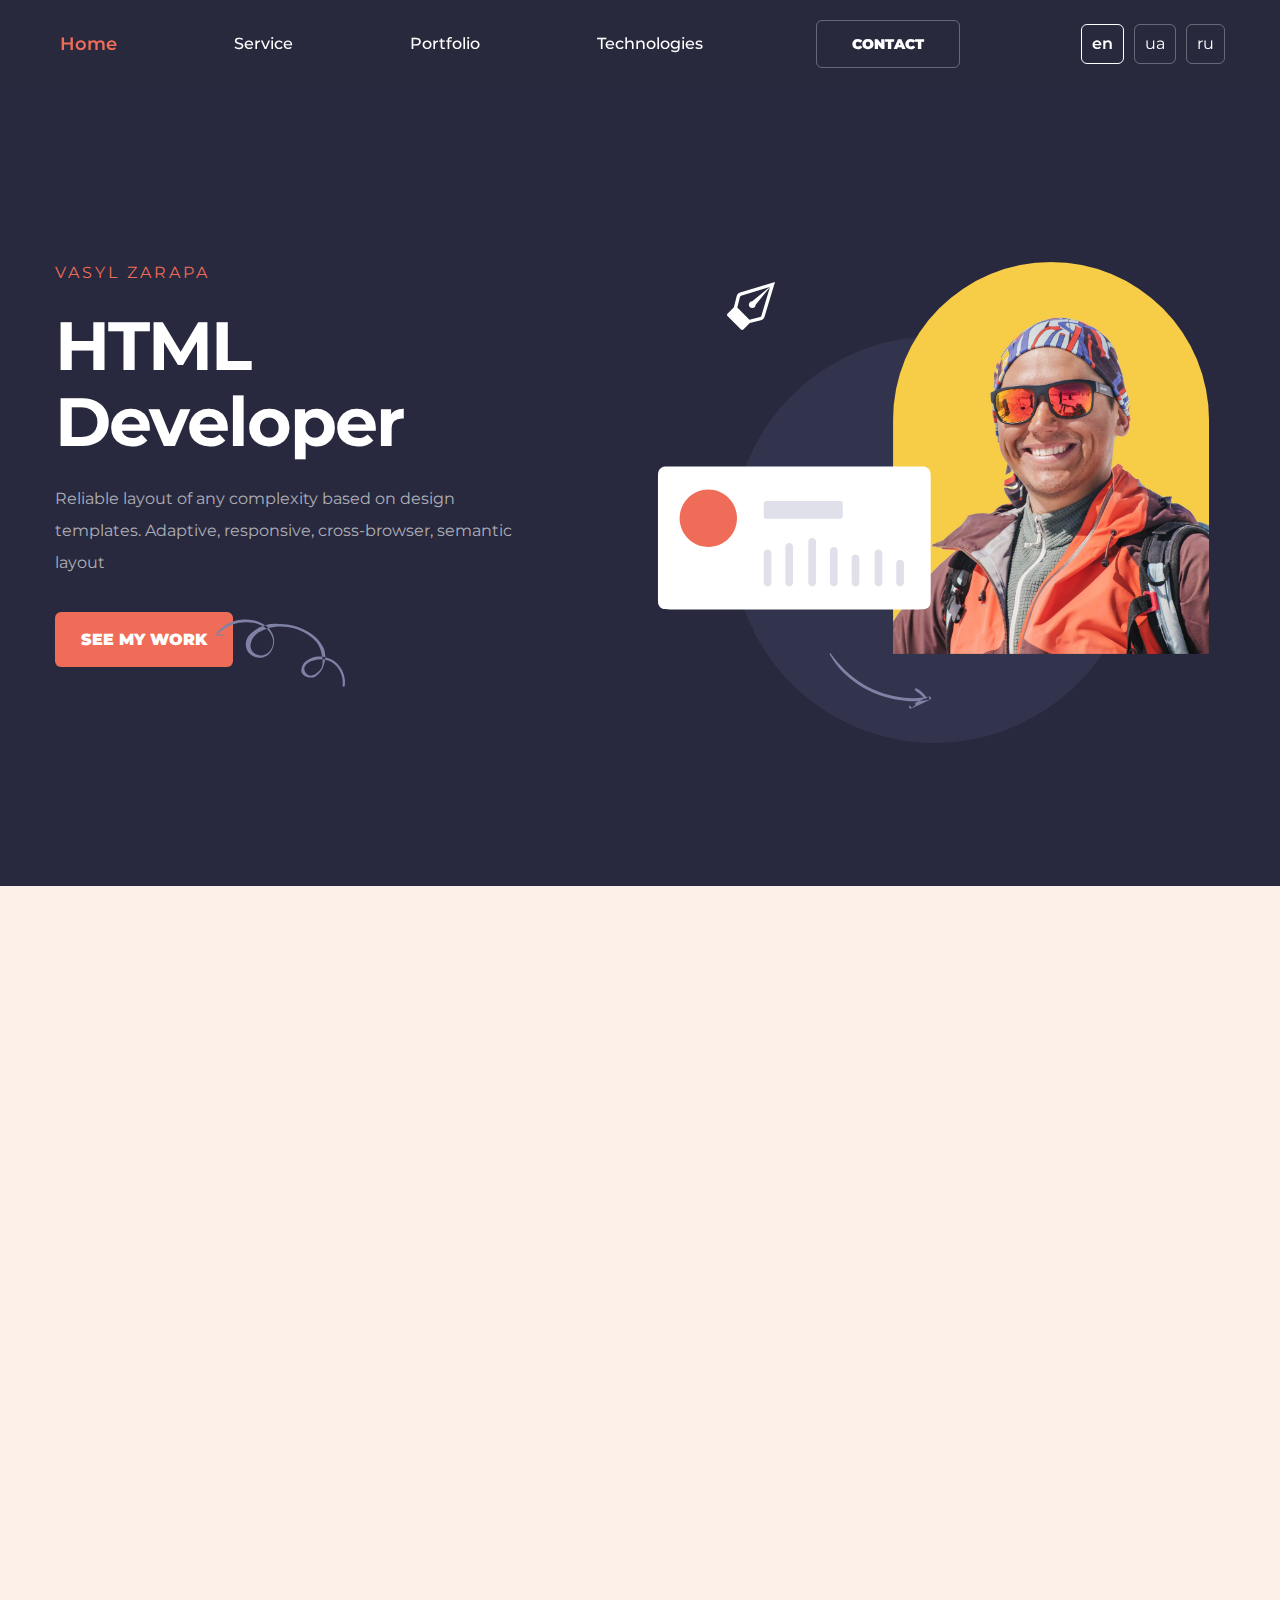
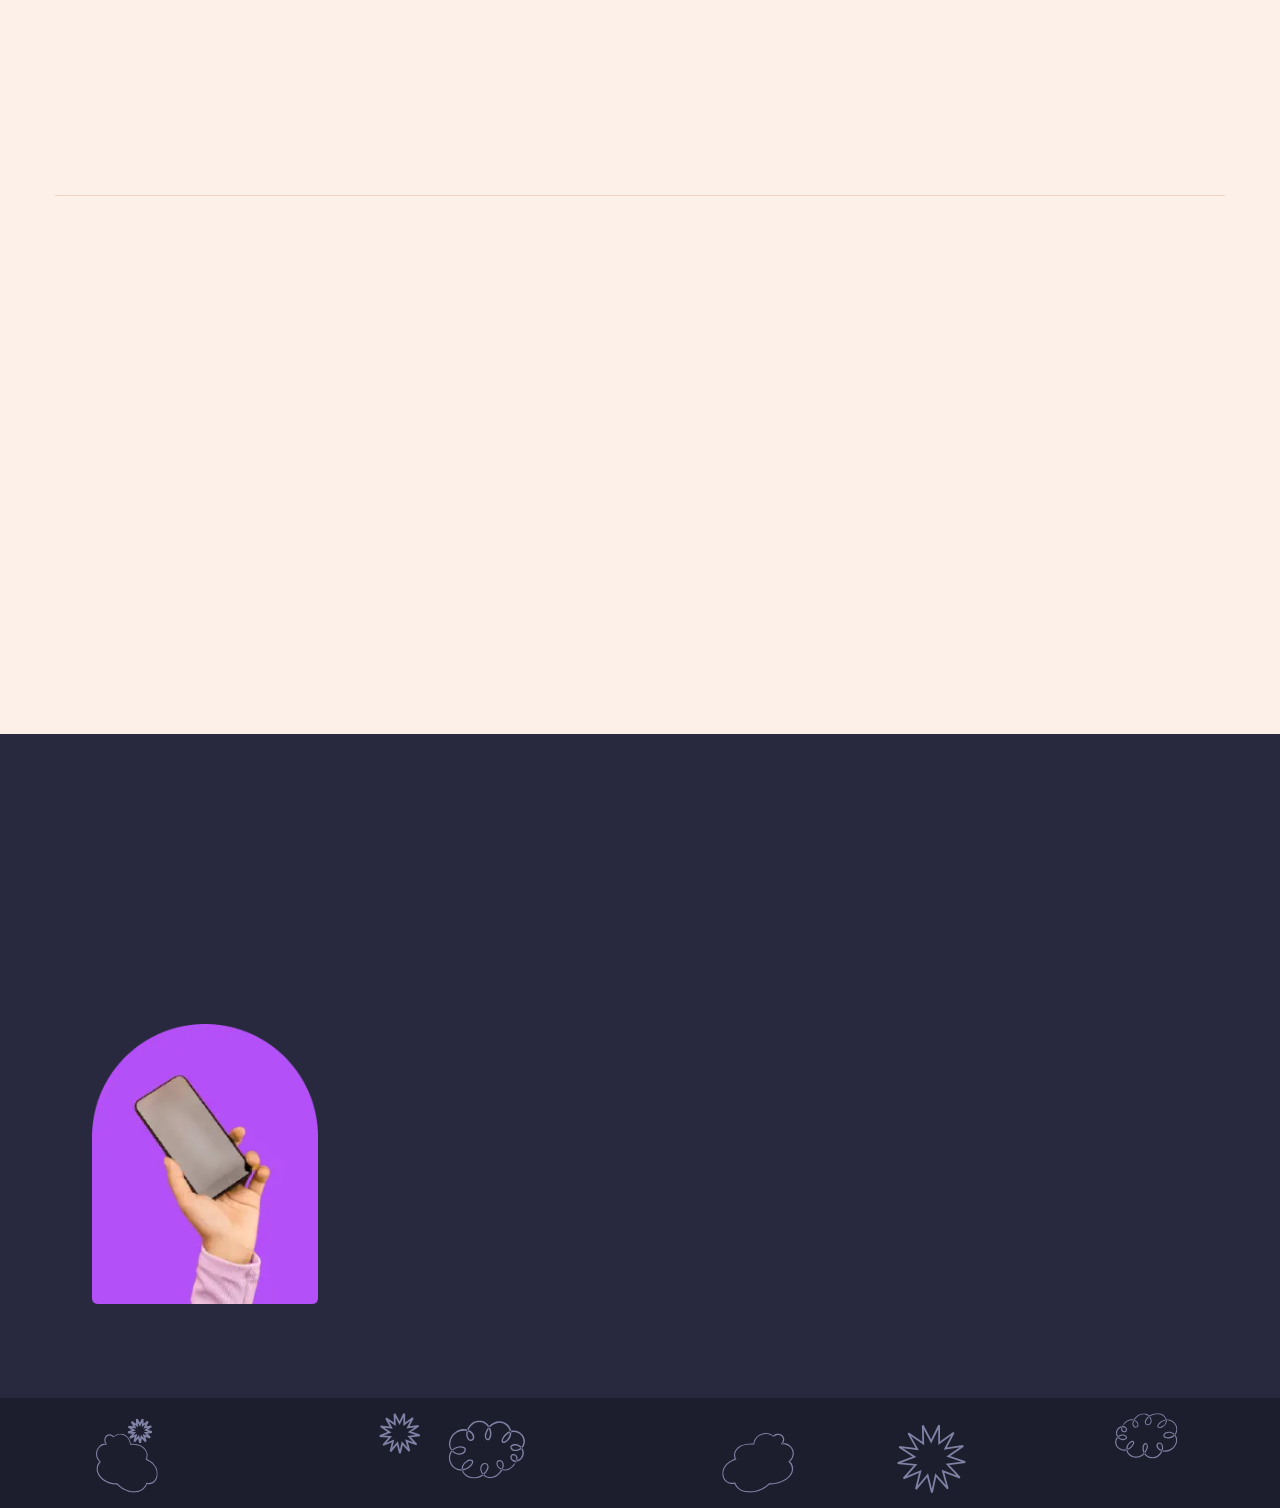
<file: index.html>
<!doctype html>
<html lang="en" id="home-page">
  <head>
  <meta charset="UTF-8">
  <meta http-equiv="X-UA-Compatible" content="IE=edge">
  <meta name="viewport" content="width=device-width,initial-scale=1">
  <meta name="google" content="notranslate">
  <link rel="shortcut icon" href="favicon.ico" type="image/x-icon">
  <link rel="stylesheet" href="css/style.min.css?_v=20230809231538">
  <title>HTML Developer Portfolio | VslZrp</title>
</head>

  <body class="notranslate">
    <div class="wrapper">
      <header class="header">
  <div class="header__container">
    <div class="header__burger"><button aria-label="burger-menu" class="_anim-items header__burger icon-menu">
  <span></span>
</button>
</div>
    <a href="#" class="_anim-items header__contact lng-headerContact" data-contact data-type="popup-contact">Contact</a>

    <nav class="header__menu menu">
      <ul class="menu__list">
        <li class="_anim-items menu__item" data-scrollto=".main">
          <a href="#" class="menu__link lng-headerHome">Home</a>
        </li>
        <li class="_anim-items menu__item" data-scrollto=".services">
          <a href="#" class="menu__link lng-headerService">Service</a>
        </li>
        <li class="_anim-items menu__item" data-scrollto=".work">
          <a href="#" class="menu__link lng-headerPortfolio">Portfolio</a>
        </li>
        <li class="_anim-items menu__item" data-scrollto=".skills">
          <a href="#" class="menu__link lng-headerSkills">Skills</a>
        </li>
        <li class="_anim-items menu__item" data-scrollto=".contacts" data-contact>
          <a href="#" class="menu__link lng-headerContact menu__link_contact">Contact</a>
        </li>
      </ul>
    </nav>
    <div class="header__language">
      <div class="_anim-items header__language-item" data-language>
        <button class="header__button">
          <span>en</span>
        </button>
      </div>
      <div class="_anim-items header__language-item" data-language>
        <button class="header__button">
          <span>ua</span>
        </button>
      </div>
      <div class="_anim-items header__language-item" data-language>
        <button class="header__button">
          <span>ru</span>
        </button>
      </div>
    </div>
  </div>
</header>


      <main class="page">
        <section data-section class="main page__main">
          <div class="main__container">
            <div class="_anim-items main__text-block text-block-main">
              <div class="text-block-main__name">
                <h5 class="lng-name">Vasyl Zarapa</h5>
              </div>
              <div class="text-block-main__title">
                <h1 class="lng-h1">HTML Developer</h1>
              </div>
              <div class="text-block-main__text">
                <p class="lng-mainText">
                  Reliable layout of any complexity based on design templates.
                  Adaptive, responsive, cross-browser, semantic layout
                </p>
              </div>
              <div class="text-block-main__action">
                <a href="portfolio.html" class="text-block-main__link">
                  <span class="lng-mainLinkWork"> See My Work </span>
                </a>
                <div class="text-block-main__spring-wrapper">
                  <svg class="text-block-main__spring" data-prlx-mouse data-prlx-cy="250" data-prlx-cx="200">
                    <use xlink:href="#spring"></use>
                  </svg>
                </div>
              </div>
            </div>
            <div class="_anim-items images-main main__images">
              <div class="images-main__body">
                <div class="images-main__photo">
                  <img src="images/main/Me.jpg" data-prlx-mouse data-prlx-cy="2000" data-prlx-cx="1400" data-prlx-dxr data-prlx-dyr alt="My Photo">
                </div>
                <div class="images-main__circle">
                  <img src="images/main/circle.svg" alt="">
                </div>
                <div class="images-main__arrow">
                  <img src="images/main/arrow.svg" alt="">
                </div>
                <div class="images-main__star">
                  <img src="images/main/Star.svg" data-prlx-mouse data-prlx-cy="1500" data-prlx-cx="1400" alt="">
                </div>
                <div class="images-main__pen">
                  <img src="images/main/pen.svg" data-prlx-mouse data-prlx-cy="200" data-prlx-cx="150" alt="">
                </div>
                <div class="images-main__zigzag">
                  <img src="images/main/zigzag.svg" alt="">
                </div>
                <div class="images-main__block">
                  <img src="images/main/block.svg" alt="">
                </div>
              </div>
            </div>
          </div>
        </section>
        <section data-section class="page__services services">
          <div class="services__container">
            <div class="_anim-items services__title-block title-block-services">
              <div class="title-block-services__sub-title">
                <h5 class="lng-subTitleServices">Service</h5>
              </div>
              <div class="title-block-services__title">
                <h2 class="lng-titleServices">How I Can Help You</h2>
              </div>
              <div class="title-block-services__text">
                <p class="lng-textServices">
                  With your design temlate I'll do everything needed to display
                  content on your website exactly as the designer intended
                </p>
              </div>
            </div>
            <div class="_anim-items advantages services__advantages">
              <div class="advantages__item" data-spoiler-parent>
                <div class="advantages__spoiler" data-spoiler>
                  <div class="advantages__icon">
                    <img src="images/services/check.svg" alt="">
                  </div>
                  <div class="advantages__title">
                    <span class="lng-serviceSpoilerTitle1">Warranty</span>
                  </div>
                  <div class="advantages__arrow">
                    <img src="images/icons/arrow.svg" alt="">
                  </div>
                </div>
                <div class="advantages__content" data-spoiler-content>
                  <div class="advantages__content-body" data-spoiler-content-body>
                    <p class="lng-serviceSpoilerText1">
                      I am responsible for my work and if during testing / using
                      the website any issues were found, I am ready to fix
                      everything as soon as possible. Of course, in order to
                      avoid such a situation, I always test the reliability of
                      the finished layout (changing content, reducing/increasing
                      the amount of text, menu and list items, images, etc.) in
                      different browsers.
                    </p>
                  </div>
                </div>
              </div>
              <div class="advantages__item" data-spoiler-parent>
                <div class="advantages__spoiler" data-spoiler>
                  <div class="advantages__icon">
                    <img src="images/services/mobile.svg" alt="">
                  </div>
                  <div class="advantages__title">
                    <span class="lng-serviceSpoilerTitle2">Responsiveness</span>
                  </div>
                  <div class="advantages__arrow">
                    <img src="images/icons/arrow.svg" alt="">
                  </div>
                </div>
                <div class="advantages__content" data-spoiler-content>
                  <div class="advantages__content-body" data-spoiler-content-body>
                    <p class="lng-serviceSpoilerText2">
                      Responsive layout allows you to correctly display the
                      content of the website on any device, from mobile phones
                      to widescreen monitors. On different devices, the site
                      usually looks different for maximum ease of use. It is
                      very good if your design temlate contains versions for
                      different resolutions. If not, then the adaptive will be
                      executed to my 'taste'.
                    </p>
                  </div>
                </div>
              </div>
              <div class="advantages__item" data-spoiler-parent>
                <div class="advantages__spoiler" data-spoiler>
                  <div class="advantages__icon">
                    <img src="images/services/chrome.svg" alt="">
                  </div>
                  <div class="advantages__title">
                    <span class="lng-serviceSpoilerTitle3">Crossbrowser compatibility</span>
                  </div>
                  <div class="advantages__arrow">
                    <img src="images/icons/arrow.svg" alt="">
                  </div>
                </div>
                <div class="advantages__content" data-spoiler-content>
                  <div class="advantages__content-body" data-spoiler-content-body>
                    <p class="lng-serviceSpoilerText3">
                      In my work, I take into account the support of certain
                      technologies by various browsers. By default, I test the
                      layout in Google Chrome, Opera, Mozilla Firefox and in the
                      mobile version of Google Chrome on Android. The rest - by
                      agreement and subject to technical feasibility.
                    </p>
                  </div>
                </div>
              </div>
              <div class="advantages__item" data-spoiler-parent>
                <div class="advantages__spoiler" data-spoiler>
                  <div class="advantages__icon">
                    <img src="images/services/microchip.svg" alt="">
                  </div>
                  <div class="advantages__title">
                    <span class="lng-serviceSpoilerTitle4">Using the latest technologies</span>
                  </div>
                  <div class="advantages__arrow">
                    <img src="images/icons/arrow.svg" alt="">
                  </div>
                </div>
                <div class="advantages__content" data-spoiler-content>
                  <div class="advantages__content-body" data-spoiler-content-body>
                    <p class="lng-serviceSpoilerText4">
                      I keep up with the times. When new technologies are widely
                      supported by all modern browsers, I actively include them
                      in my work. For example, HTML5, CSS3, JavaScript ES6, CSS
                      Flexbox & Grid Layout, Webp images and more. This allows
                      you to optimize the code and increase the loading speed of
                      the website.
                    </p>
                  </div>
                </div>
              </div>
              <div class="advantages__item" data-spoiler-parent>
                <div class="advantages__spoiler" data-spoiler>
                  <div class="advantages__icon">
                    <img src="images/services/code.svg" alt="">
                  </div>
                  <div class="advantages__title">
                    <span class="lng-serviceSpoilerTitle5">Оptimal layout methods</span>
                  </div>
                  <div class="advantages__arrow">
                    <img src="images/icons/arrow.svg" alt="">
                  </div>
                </div>
                <div class="advantages__content" data-spoiler-content>
                  <div class="advantages__content-body" data-spoiler-content-body>
                    <p class="lng-serviceSpoilerText5">
                      Media queries or dynamic change of elements? Flex or Grid?
                      I always use what, in my opinion, will be optimal in a
                      particular situation.
                    </p>
                  </div>
                </div>
              </div>
              <div class="advantages__item" data-spoiler-parent>
                <div class="advantages__spoiler" data-spoiler>
                  <div class="advantages__icon">
                    <img src="images/services/wordpress.svg" alt="">
                  </div>
                  <div class="advantages__title">
                    <span class="lng-serviceSpoilerTitle6">Layout for CMS systems</span>
                  </div>
                  <div class="advantages__arrow">
                    <img src="images/icons/arrow.svg" alt="">
                  </div>
                </div>
                <div class="advantages__content" data-spoiler-content>
                  <div class="advantages__content-body" data-spoiler-content-body>
                    <p class="lng-serviceSpoilerText6">
                      CMS (Content management system) - content management
                      system. If you intend to use such a system (for example,
                      WordPress), it is important to take this into account in
                      the layout as well.
                    </p>
                  </div>
                </div>
              </div>
              <div class="advantages__item" data-spoiler-parent>
                <div class="advantages__spoiler" data-spoiler>
                  <div class="advantages__icon">
                    <img src="images/services/image.svg" alt="">
                  </div>
                  <div class="advantages__title">
                    <span class="lng-serviceSpoilerTitle7">Work with images</span>
                  </div>
                  <div class="advantages__arrow">
                    <img src="images/icons/arrow.svg" alt="">
                  </div>
                </div>
                <div class="advantages__content" data-spoiler-content>
                  <div class="advantages__content-body" data-spoiler-content-body>
                    <p class="lng-serviceSpoilerText7">
                      If possible, I optimize the graphics (reduce the 'weight'
                      of the image, while maintaining or slightly reducing the
                      quality) for fast page loading. I use modern image formats
                      like Webp and SVG.
                    </p>
                  </div>
                </div>
              </div>
            </div>
            <div class="_anim-items bg-services services__background">
              <svg class="bg-services__stars" data-prlx-mouse data-prlx-dyr>
                <use xlink:href="#stars"></use>
              </svg>
            </div>
          </div>
        </section>
        <section data-section class="page__work work">
          <div class="work__container">
            <div class="_anim-items title-block-work work__title-block">
              <div class="title-block-work__sub-title">
                <h5 class="lng-subTitlePortfolio">Portfolio</h5>
              </div>
              <div class="title-block-work__row">
                <div class="title-block-work__title">
                  <h2 class="lng-titlePortfolio">Latest Work</h2>
                </div>
                <div class="title-block-work__action">
                  <a href="portfolio.html" class="title-block-work__link">
                    <span class="lng-titleLinkPortfolio"> Explore More </span>
                  </a>
                  <div class="title-block-work__spring-wrapper">
                    <svg class="title-block-work__spring" data-prlx-mouse data-prlx-cy="300" data-prlx-cx="300">
                      <use xlink:href="#spring"></use>
                    </svg>
                  </div>
                </div>
              </div>
            </div>
          </div>
          <div class="content-work work__content">
            <div class="_anim-items content-work__item">
              <div class="content-work__card">
                <div class="content-work__image">
                  <picture><source srcset="images/portfolio/Tech-Store.webp" type="image/webp"><img src="images/portfolio/Tech-Store.jpg" alt="Tech-Store"></picture>
                </div>
                <div class="content-work__label">
                  <span class="lng-labelWorkCardEShop">Online Store</span>
                </div>
                <div class="content-work__name">
                  <span> Tech-Store </span>
                </div>
                <a target="_blank" href="https://vslzrp.github.io/tech-store/" class="content-work__link">
                  <span class="lng-linkWorkCard">Show More</span>
                </a>
              </div>
            </div>
            <div class="_anim-items content-work__item">
              <div class="content-work__card">
                <div class="content-work__image">
                  <picture><source srcset="images/portfolio/Sweetbox.webp" type="image/webp"><img src="images/portfolio/Sweetbox.jpg" alt="Tech-Store"></picture>
                </div>
                <div class="content-work__label">
                  <span class="lng-labelWorkCardLanding">Landing Page</span>
                </div>
                <div class="content-work__name">
                  <span> Sweet Box</span>
                </div>
                <a target="_blank" href="https://vslzrp.github.io/SweetBox/" class="content-work__link">
                  <span class="lng-linkWorkCard">Show More</span>
                </a>
              </div>
            </div>
            <div class="_anim-items content-work__item">
              <div class="content-work__card">
                <div class="content-work__image">
                  <picture><source srcset="images/portfolio/Travellian.webp" type="image/webp"><img src="images/portfolio/Travellian.jpg" alt="Tech-Store"></picture>
                </div>
                <div class="content-work__label">
                  <span class="lng-labelWorkCardTravel">Travel Agency</span>
                </div>
                <div class="content-work__name">
                  <span> Travellian </span>
                </div>
                <a target="_blank" href="https://vslzrp.github.io/Travellian/" class="content-work__link">
                  <span class="lng-linkWorkCard">Show More</span>
                </a>
              </div>
            </div>
            <div class="_anim-items content-work__item">
              <div class="content-work__card">
                <div class="content-work__image">
                  <picture><source srcset="images/portfolio/plantlover.webp" type="image/webp"><img src="images/portfolio/plantlover.jpg" alt="Plantlover"></picture>
                </div>
                <div class="content-work__label">
                  <span class="lng-labelWorkCardLanding">Landing Page</span>
                </div>
                <div class="content-work__name">
                  <span>Plantlover</span>
                </div>
                <a target="_blank" href="https://vslzrp.github.io/Plantlover/" class="content-work__link">
                  <span class="lng-linkWorkCard">Show More</span>
                </a>
              </div>
            </div>
            <div class="_anim-items content-work__item">
              <div class="content-work__card">
                <div class="content-work__image">
                  <img src="images/portfolio/Burger-House.jpg" alt="Burger-House">
                </div>
                <div class="content-work__label">
                  <span class="lng-labelWorkCardLanding">Landing Page</span>
                </div>
                <div class="content-work__name">
                  <span>Burger-House</span>
                </div>
                <a target="_blank" href="https://vslzrp.github.io/Burger-landing.training/" class="content-work__link">
                  <span class="lng-linkWorkCard">Show More</span>
                </a>
              </div>
            </div>
            <div class="_anim-items content-work__item">
              <div class="content-work__card">
                <div class="content-work__image">
                  <picture><source srcset="images/portfolio/Konstruct.webp" type="image/webp"><img src="images/portfolio/Konstruct.jpg" alt="Konstruct"></picture>
                </div>
                <div class="content-work__label">
                  <span class="lng-labelWorkCardLanding">Landing Page</span>
                </div>
                <div class="content-work__name">
                  <span>Konstruct</span>
                </div>
                <a target="_blank" href="https://vslzrp.github.io/Konstruct/" class="content-work__link">
                  <span class="lng-linkWorkCard">Show More</span>
                </a>
              </div>
            </div>
            <div class="_anim-items content-work__sun-wrapper">
              <svg class="content-work__sun" data-prlx-mouse data-prlx-cy="200" data-prlx-cx="200">
                <use xlink:href="#star"></use>
              </svg>
            </div>
          </div>
        </section>
        <section data-section class="page__skills skills">
          <div class="skills__container">
            <div class="_anim-items skills__title-block title-block-skills">
              <div class="title-block-skills__sub-title">
                <h5 class="lng-subTitleSkills">Skills</h5>
              </div>
              <div class="title-block-skills__title">
                <h2 class="lng-titleSkills">Technologies I Use</h2>
              </div>
              <div class="title-block-skills__text">
                <p class="lng-textSkills">
                  Digital agency is a business you hire to outsource your
                  digital marketing efforts
                </p>
              </div>
            </div>
          </div>
          <div class="_anim-items content-skills skills__content">
            
            <div class="content-skills__image">
              <img src="images/skills/html5.svg" alt="">
              <div class="content-skills__description">
                <p>
                  <span>HyperText Markup Language</span>
                </p>
                <p class="lng-descriptionSkills1">
                  The standard markup language for documents designed to be
                  displayed in a web browser.
                </p>
              </div>
            </div>
            <div class="content-skills__image">
              <img src="images/skills/css3.svg" alt="">
              <div class="content-skills__description">
                <p>
                  <span>Cascading Style Sheets</span>
                </p>
                <p class="lng-descriptionSkills2">
                  Used for describing the presentation of a document written in
                  a markup language.
                </p>
              </div>
            </div>
            <div class="content-skills__image">
              <img src="images/skills/js.svg" alt="">
              <div class="content-skills__description">
                <p>
                  <span>JavaScript </span>
                </p>
                <p class="lng-descriptionSkills3">
                  A programming language that is one of the core technologies of
                  the World Wide Web.
                </p>
              </div>
            </div>
            <div class="content-skills__image">
              <img src="images/skills/gulp.svg" alt="">
              <div class="content-skills__description">
                <p>
                  <span>Gulp</span>
                </p>
                <p class="lng-descriptionSkills4">
                  Task manager for automatic execution of frequently used tasks,
                  written in JavaScript.
                </p>
              </div>
            </div>
            <div class="content-skills__image">
              <img src="images/skills/sass.svg" alt="">
              <div class="content-skills__description">
                <p>
                  <span>SASS (SCSS)</span>
                </p>
                <p class="lng-descriptionSkills5">
                  A preprocessor scripting language that is interpreted or
                  compiled into CSS.
                </p>
              </div>
            </div>
            <div class="content-skills__image">
              <img src="images/skills/git.svg" alt="">
              <div class="content-skills__description">
                <p>
                  <span>Git</span>
                </p>
                <p class="lng-descriptionSkills6">
                  A distributed version control system that tracks changes in
                  any set of computer files.
                </p>
              </div>
            </div>
            <div class="content-skills__image">
              <img src="images/skills/browsers.svg" alt="">
              <div class="content-skills__description">
                <p>
                  <span class="lng-skillsCross">Кросс-браузерность</span>
                </p>
                <p class="lng-descriptionSkills7">
                  The ability of a website to function across different
                  browsers.
                </p>
              </div>
            </div>
            <div class="content-skills__image">
              <img src="images/skills/figma.svg" alt="">
              <div class="content-skills__description">
                <p>
                  <span>Figma</span>
                </p>
                <p class="lng-descriptionSkills8">
                  The leading collaborative design tool for building meaningful
                  products.
                </p>
              </div>
            </div>
            <div class="content-skills__image">
              <img src="images/skills/vscode.svg" alt="">
              <div class="content-skills__description">
                <p>
                  <span>Visual Studio Code</span>
                </p>
                <p class="lng-descriptionSkills9">
                  A code editor for building and debugging modern web
                  applications.
                </p>
              </div>
            </div>
            <div class="content-skills__image">
              <img src="images/skills/swiper.svg" alt="">
              <div class="content-skills__description">
                <p>
                  <span>Swiper</span>
                </p>
                <p class="lng-descriptionSkills10">
                  The most modern mobile touch slider (and not only).
                </p>
              </div>
            </div>

            <div class="_anim-items content-skills__stars-wrapper">
              <svg class="content-skills__stars" data-prlx-mouse data-prlx-cy="150" data-prlx-cx="100">
                <use xlink:href="#stars"></use>
              </svg>
            </div>
          </div>
        </section>
        <section data-section class="contacts page-portfolio__contacts">
  <div class="contacts__container">
    <div class="_anim-items contacts__images images-contacts">
      <div class="images-contacts__body">
        <div class="images-contacts__photo">
          <picture><source srcset="images/contacts/my-photo.webp" type="image/webp"><img src="images/contacts/my-photo.jpg" alt="Me"></picture>
        </div>
        <div class="images-contacts__star">
          <img src="images/contacts/Star.svg" data-prlx-mouse data-prlx-dyr data-prlx-cy="220" data-prlx-cx="200" alt="">
        </div>
        <div class="images-contacts__phone-wrapper">
          <div class="images-contacts__phone">
            <picture><source srcset="images/contacts/phone.webp" type="image/webp"><img src="images/contacts/phone.png" alt=""></picture>
          </div>
          <div class="images-contacts__spring-vert">
            <img src="images/contacts/spring-vert.svg" data-prlx-mouse data-prlx-cy="150" data-prlx-cx="300" alt="">
          </div>
        </div>
        <div class="images-contacts__spring-diagonal">
          <img src="images/contacts/spring-diagonal.svg" data-prlx-mouse data-prlx-dxr data-prlx-cy="250" data-prlx-cx="200" alt="">
        </div>

        <div class="images-contacts__block">
          <img src="images/contacts/block.svg" alt="">
        </div>
        <div class="images-contacts__triangle">
          <picture><source srcset="images/contacts/triangle.webp" type="image/webp"><img src="images/contacts/triangle.png" alt=""></picture>
        </div>
      </div>
    </div>
    <div class="_anim-items contacts__text-block text-block-contacts">
      <div class="text-block-contacts__sub-title">
        <h5 class="lng-subTitleContact">Contact</h5>
      </div>
      <div class="text-block-contacts__title">
        <h2 class="lng-titleContact">Contact Me</h2>
      </div>
      <div class="text-block-contacts__text">
        <p class="lng-textContact">
          On call usually from 9:00 to 20:00. You can write me at any time, I
          will answer as soon as possible.
        </p>
      </div>
      <ul class="text-block-contacts__list">
        <li class="contact text-block-contacts__item">
          <div class="contact__icon">
            <img src="images/icons/mail.svg" alt="mail">
          </div>
          <div class="contact__text">
            <a href="mailto:vslzrp@i.ua" class="contact__link">vslzrp@i.ua</a>
          </div>
        </li>
        <li class="contact text-block-contacts__item">
          <div class="contact__icon">
            <img src="images/icons/phone.svg" alt="phone">
          </div>
          <div class="contact__text">
            <a href="tel:+995599713583" class="contact__link">+995 599 713 583</a>
          </div>
        </li>
        <li class="contact text-block-contacts__item contact_row">
          <div class="contact__row-item contact_telegram">
            <div class="contact__icon">
              <img src="images/icons/telegram.svg" alt="telegram">
            </div>
            <div class="contact__text">
              <a href="https://t.me/Vslzrp" target="_blank" class="contact__link">Telegram</a>
            </div>
          </div>
          <div class="contact__row-item contact_whatsapp">
            <div class="contact__icon">
              <img src="images/icons/whatsApp.svg" alt="whatsApp">
            </div>
            <div class="contact__text">
              <a href="https://wa.me/380633765157" target="_blank" class="contact__link">WhatsApp</a>
            </div>
          </div>
        </li>

        <li class="contact text-block-contacts__item contact_row">
          <div class="contact__row-item">
            <div class="contact__icon">
              <img src="images/icons/facebook.svg" alt="facebook">
            </div>
            <div class="contact__text">
              <a href="https://www.facebook.com/profile.php?id=100010643461255" target="_blank" class="contact__link">Facebook</a>
            </div>
          </div>
          <div class="contact__row-item">
            <div class="contact__icon">
              <img src="images/icons/instagram.svg" alt="instagram">
            </div>
            <div class="contact__text">
              <a href="https://www.instagram.com/vasozrp/" target="_blank" class="contact__link">Instagram</a>
            </div>
          </div>
        </li>
      </ul>
    </div>
  </div>
</section>

      </main>
      <footer class="footer">
        <div class="footer__wrapper">
          <div class="footer__pattern">
            <img src="images/footer/pattern.svg" alt="">
            
          </div>
        </div>
      </footer>

      
    </div>

    <div class="popup" data-popup="popup-contact" data-close-overlay>
  <div class="popup__wrapper" data-close-overlay>
    <div class="popup__content">
      <button class="button-close popup__close" type="button">
        <svg>
          <use xlink:href="#close"></use>
        </svg>
      </button>
      <div class="popup-contact popup__body">
        <div class="popup-contact__title">
          <h2 class="lng-popupContactTitle">Contact Me</h2>
        </div>
        <ul class="popup-contact__list">
          <li class="popup-contact__item">
            <div class="popup-contact__icon">
              <img src="images/icons/mail.svg" alt="mail">
            </div>
            <div class="popup-contact__text">
              <a href="mailto:vslzrp@i.ua" class="popup-contact__link">vslzrp@i.ua</a>
            </div>
          </li>
          <li class="popup-contact__item">
            <div class="popup-contact__icon">
              <img src="images/icons/phone.svg" alt="phone">
            </div>
            <div class="popup-contact__text">
              <a href="tel:+995599713583" class="popup-contact__link">+995 599 713 583</a>
            </div>
          </li>
          <li class="popup-contact__item popup-contact_row">
            <div class="popup-contact__row-item popup-contact_telegram">
              <div class="popup-contact__icon">
                <img src="images/icons/telegram.svg" alt="telegram">
              </div>
              <div class="popup-contact__text">
                <a href="https://t.me/Vslzrp" target="_blank" class="popup-contact__link">Telegram</a>
              </div>
            </div>
            <div class="popup-contact__row-item popup-contact_whatsapp">
              <div class="popup-contact__icon">
                <img src="images/icons/whatsApp.svg" alt="whatsApp">
              </div>
              <div class="popup-contact__text">
                <a href="https://wa.me/380633765157" target="_blank" class="popup-contact__link">WhatsApp</a>
              </div>
            </div>
          </li>

          <li class="popup-contact__item popup-contact_row">
            <div class="popup-contact__row-item">
              <div class="popup-contact__icon">
                <img src="images/icons/facebook.svg" alt="facebook">
              </div>
              <div class="popup-contact__text">
                <a href="https://www.facebook.com/profile.php?id=100010643461255" target="_blank" class="popup-contact__link">Facebook</a>
              </div>
            </div>
            <div class="popup-contact__row-item">
              <div class="popup-contact__icon">
                <img src="images/icons/instagram.svg" alt="instagram">
              </div>
              <div class="popup-contact__text">
                <a href="https://www.instagram.com/vasozrp/" target="_blank" class="popup-contact__link">Instagram</a>
              </div>
            </div>
          </li>
        </ul>
      </div>
    </div>
  </div>
</div>
 <svg display="none">
  <symbol id="stars" viewBox="0 0 42 56">
    <g>
      <path fill-rule="evenodd" clip-rule="evenodd" d="M34.999 0C34.7828 0 34.5904 0.13698 34.5196 0.341261V0.344761L33.6201 3.05027C33.2177 4.26128 32.2693 5.20978 31.0584 5.61228L28.3497 6.51529C28.1455 6.58611 28.0085 6.77858 28.0085 6.99479C28.0085 7.211 28.1455 7.40347 28.3497 7.47429L31.0549 8.37729C32.2648 8.77983 33.2142 9.72927 33.6166 10.9393L34.5196 13.6483C34.5904 13.8526 34.7828 13.9896 34.999 13.9896C35.2152 13.9896 35.4076 13.8526 35.4785 13.6483L36.3814 10.9393C36.7838 9.72927 37.7332 8.77983 38.9431 8.37729L41.6518 7.47429C41.856 7.40347 41.993 7.211 41.993 6.99479C41.993 6.77858 41.856 6.58611 41.6518 6.51529L38.9431 5.61228C37.7322 5.20978 36.7838 4.26128 36.3814 3.05027L35.4785 0.341261C35.4076 0.13698 35.2152 0 34.999 0ZM9.78071 4.01278C9.88363 3.70191 10.1742 3.49202 10.5016 3.49202C10.8291 3.49202 11.1196 3.70191 11.2226 4.01278L12.5769 8.07979C13.1823 9.8928 14.6032 11.3138 16.416 11.9193L20.4826 13.2738C20.7934 13.3768 21.0033 13.6674 21.0033 13.9948C21.0033 14.3223 20.7934 14.6129 20.4826 14.7158L16.416 16.0703C14.6033 16.6743 13.1809 18.0969 12.5769 19.9098L11.2226 23.9769C11.1196 24.2877 10.8291 24.4976 10.5016 24.4976C10.1742 24.4976 9.88363 24.2877 9.78071 23.9769L8.42635 19.9098C7.82241 18.0969 6.39999 16.6743 4.58726 16.0703L0.520699 14.7158C0.209865 14.6129 0 14.3223 0 13.9948C0 13.6674 0.209865 13.3768 0.520699 13.2738L4.58726 11.9193C6.39999 11.3153 7.82241 9.89272 8.42635 8.07979L9.78071 4.01278ZM23.2998 21.8594C23.6847 20.7043 25.3155 20.7043 25.7005 21.8594L27.9578 28.6389C28.9651 31.6605 31.3367 34.0311 34.3586 35.0369L41.1338 37.2944C42.2887 37.6794 42.2887 39.3104 41.1338 39.6954L34.3551 41.9529C31.3338 42.9604 28.9635 45.3323 27.9578 48.3545L25.7005 55.1305C25.5303 55.6493 25.0461 56 24.5001 56C23.9542 56 23.47 55.6493 23.2998 55.1305L21.0425 48.351C20.0359 45.3301 17.6657 42.9597 14.6452 41.9529L7.86641 39.6954C7.34769 39.5252 6.997 39.0409 6.997 38.4949C6.997 37.9489 7.34769 37.4647 7.86641 37.2944L14.6452 35.0369C17.6657 34.0301 20.0359 31.6597 21.0425 28.6389L23.2998 21.8594Z"/>
    </g>
  </symbol>
  <symbol id="spring" viewBox="0 0 142 73">
    <g>
      <path fill-rule="evenodd" clip-rule="evenodd" d="M5.60245 56.1155C2.90367 61.3089 1.93378 67.2219 2.83296 73H0.409655C-0.136552 70.0384 -0.136552 67.0025 0.409655 64.0408C1.2322 57.854 4.16545 52.1364 8.71813 47.8455C12.3688 44.5436 16.8035 42.2606 21.5739 41.1916C21.598 42.0564 21.6635 42.9204 21.7704 43.7805C20.5185 44.0056 19.2797 44.3268 18.0652 44.7442C12.7379 47.0217 8.34423 51.0305 5.60245 56.1155ZM24.4824 43.4445C23.5744 43.507 22.6691 43.619 21.7704 43.7805C21.9846 45.5035 22.3651 47.2111 22.9118 48.8792C24.2342 54.4567 27.7186 59.2874 32.605 62.3179C35.6759 63.75 39.2273 63.75 42.2982 62.3179C44.5801 61.4218 46.4357 59.6979 47.491 57.4938C48.3742 52.8771 46.4827 48.1702 42.6444 45.4334C37.8186 41.4633 31.5305 39.7108 25.3351 40.6092C25.1875 40.6221 25.0401 40.6361 24.893 40.6512C25.017 40.0588 25.1644 39.4701 25.3351 38.8863C25.9941 33.6335 28.0231 28.644 31.2203 24.4138C39.5909 15.6402 50.6904 9.93409 62.7233 8.21846C69.7185 6.97527 76.851 7.36922 83.5771 9.30029C81.9187 11.0246 80.4899 12.9759 79.3402 15.1101C76.7858 20.4511 76.7858 26.6536 79.3402 31.9947C81.4876 37.1785 86.2266 40.8474 91.8029 41.643C97.1331 42.2542 102.393 40.029 105.65 35.7851C109.307 30.4926 109.307 23.5038 105.65 18.2114C101.374 13.1227 95.9041 9.32005 89.8415 7.05132C94.1283 4.6192 98.9553 3.23896 103.919 3.04972C115.144 1.80654 126.393 5.16564 135.076 12.3535C136.611 13.3309 138.035 14.4673 139.324 15.7423L129.191 17.5222H140.961H142C141.666 16.9947 141.32 16.4771 140.961 15.9698V15.4547L140.633 15.5123C134.293 6.81322 124.448 1.23151 113.613 0.293062C106.566 -0.539454 99.4226 0.408613 92.8415 3.04972C90.8223 3.86226 88.9254 4.91191 87.1861 6.16705C82.6831 4.8485 77.9148 4.35235 73.1089 4.77264C58.9654 4.28858 45.1066 8.80538 33.9898 17.5222C29.1911 21.3986 25.3929 26.3607 22.9118 31.9947C21.9335 34.9798 21.4875 38.0913 21.5739 41.1916C22.6645 40.9472 23.7726 40.7663 24.893 40.6512C24.6994 41.5752 24.5626 42.5081 24.4824 43.4445ZM140.633 15.5123L139.324 15.7423C139.897 16.3088 140.444 16.9027 140.961 17.5222V15.9698C140.853 15.8164 140.744 15.6639 140.633 15.5123ZM85.6403 9.94524C84.9573 9.71405 84.2694 9.49903 83.5771 9.30029C84.6829 8.15062 85.8908 7.10184 87.1861 6.16705C88.0823 6.42948 88.9681 6.72448 89.8415 7.05132C88.8491 7.6143 87.8858 8.23365 86.9563 8.90763C86.5024 9.23715 86.0636 9.58339 85.6403 9.94524ZM85.6403 9.94524C88.7368 10.9933 91.7325 12.3737 94.5724 14.0764C99.3907 17.1437 102.568 22.2046 103.227 27.8597C103.568 32.7713 100.381 37.2406 95.611 38.5417C91.2028 39.9655 86.3648 38.7616 83.1483 35.4405C79.6551 31.8861 77.9959 26.9315 78.6478 22.0018C79.5382 17.2931 82.014 13.0458 85.6403 9.94524ZM24.4824 43.4445C27.7995 43.2164 31.1513 43.6497 34.3359 44.7442C38.7102 45.2767 42.5023 48.01 44.3754 51.9805C44.7764 54.0865 44.3033 56.2644 43.064 58.0174C41.8246 59.7703 39.9248 60.9489 37.7978 61.2842C34.9127 61.1354 32.1914 59.9042 30.1817 57.8384C28.1926 56.2243 26.5452 54.2332 25.3351 51.9805C24.5219 49.1989 24.2377 46.3048 24.4824 43.4445ZM141.139 9.66C141.058 8.52812 141.058 7.39188 141.139 6.26V6.94V9.66ZM141.139 9.66V10C141.083 11.0192 141.083 12.0408 141.139 13.06C141.228 14.0781 141.228 15.1019 141.139 16.12C140.679 13.9912 140.679 11.7888 141.139 9.66Z"/>
    </g>
  </symbol>
  <symbol id="star" viewBox="0 0 148 146">
    <g>
      <path d="M74.8915 110.547L74 108.793L73.1085 110.547L57.3472 141.563L57.8052 106.775L57.8311 104.807L56.2264 105.946L27.8564 126.085L44.4289 95.4947L45.3662 93.7645L43.416 94.0274L8.93666 98.6753L37.827 79.2902L39.4611 78.1938L37.612 77.5202L4.92211 65.6124L39.5119 61.8738L41.4683 61.6624L40.1441 60.2067L16.7325 34.4711L49.0976 47.2354L50.9282 47.9573L50.4322 46.053L41.6621 12.3853L64.3881 38.7284L65.6736 40.2184L66.1193 38.3017L74 4.41474L81.8807 38.3017L82.3264 40.2184L83.6119 38.7284L106.338 12.3853L97.5678 46.053L97.0718 47.9573L98.9024 47.2354L131.268 34.4711L107.856 60.2067L106.532 61.6624L108.488 61.8738L143.078 65.6124L110.388 77.5202L108.539 78.1938L110.173 79.2902L139.063 98.6753L104.584 94.0274L102.634 93.7645L103.571 95.4947L120.144 126.085L91.7736 105.946L90.1689 104.807L90.1948 106.775L90.6528 141.563L74.8915 110.547Z"/>
    </g>
  </symbol>
  <symbol id="close" viewBox="0 0 384 512">
    <g>
      <path d="M342.6 150.6c12.5-12.5 12.5-32.8 0-45.3s-32.8-12.5-45.3 0L192 210.7 86.6 105.4c-12.5-12.5-32.8-12.5-45.3 0s-12.5 32.8 0 45.3L146.7 256 41.4 361.4c-12.5 12.5-12.5 32.8 0 45.3s32.8 12.5 45.3 0L192 301.3 297.4 406.6c12.5 12.5 32.8 12.5 45.3 0s12.5-32.8 0-45.3L237.3 256 342.6 150.6z"/>
    </g>
  </symbol>
</svg>

    <script src="js/app.min.js?_v=20230809231538"></script>
  </body>
</html>
</file>
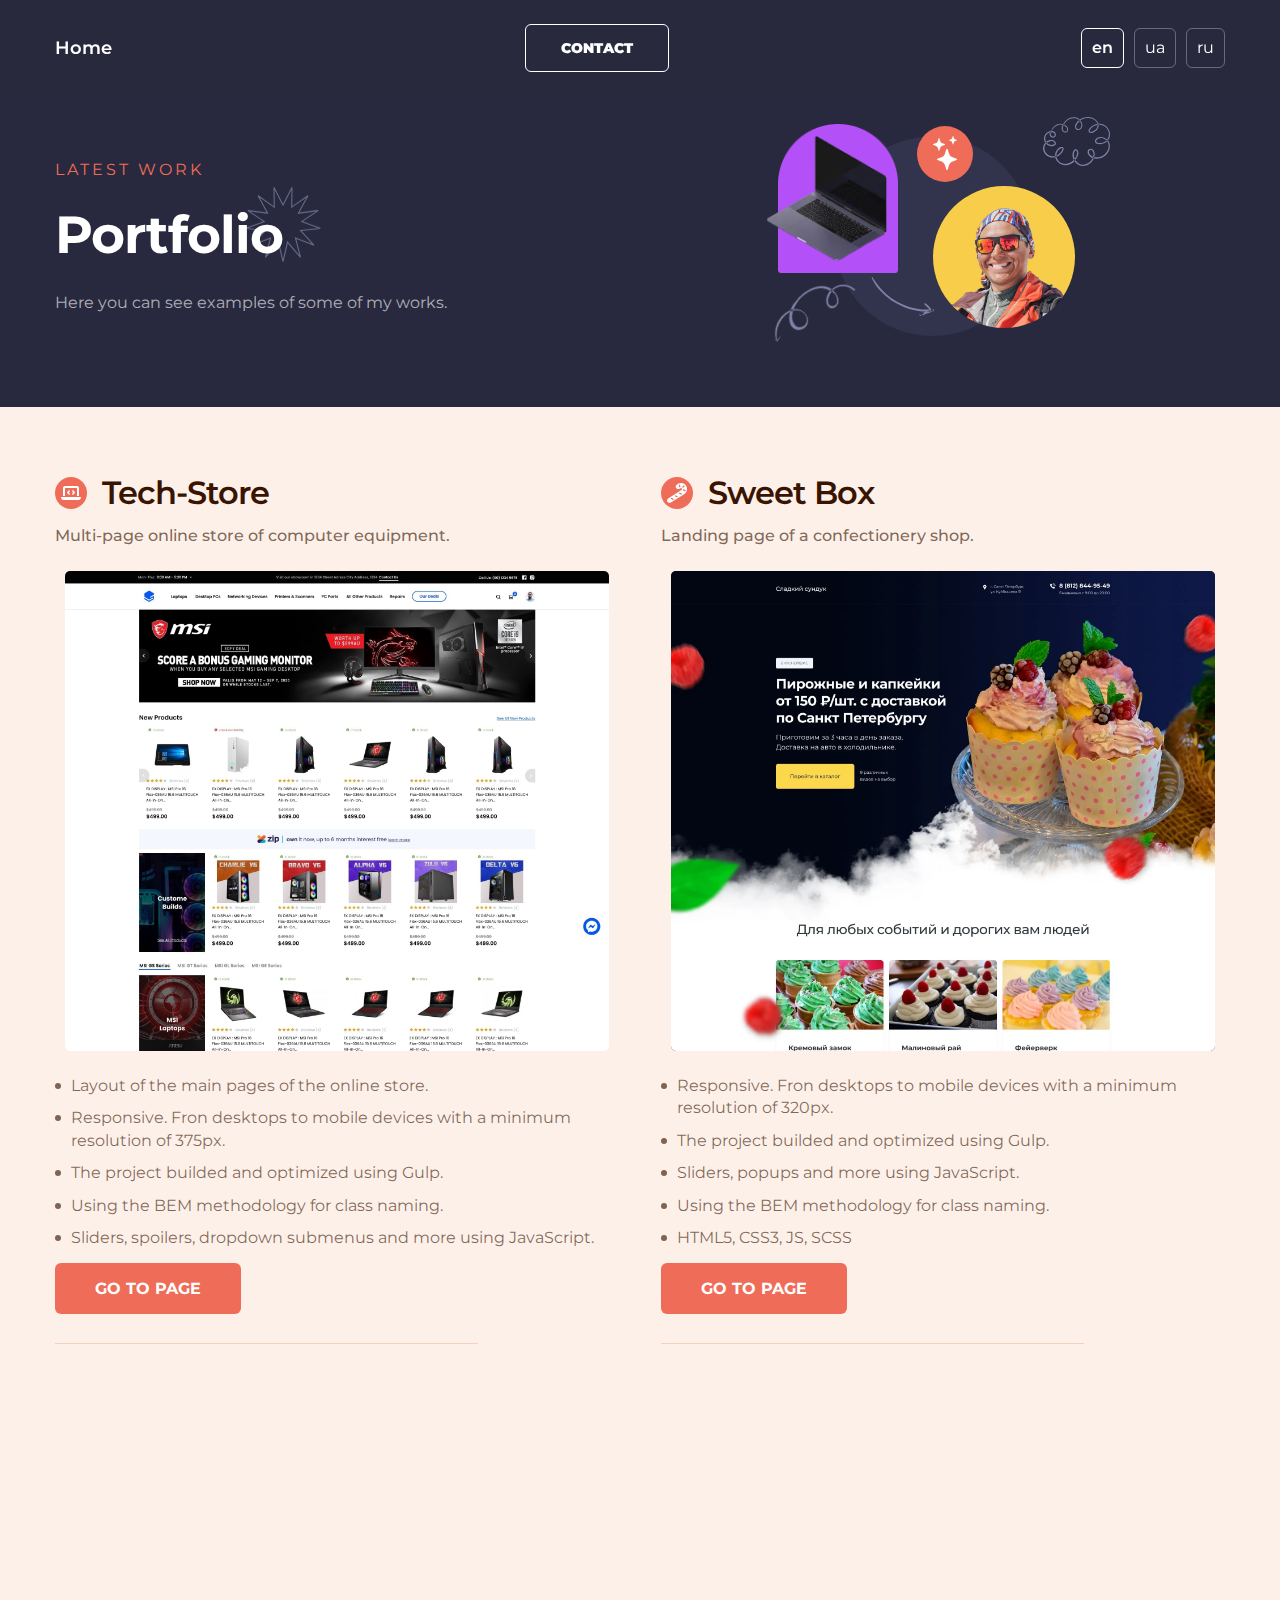
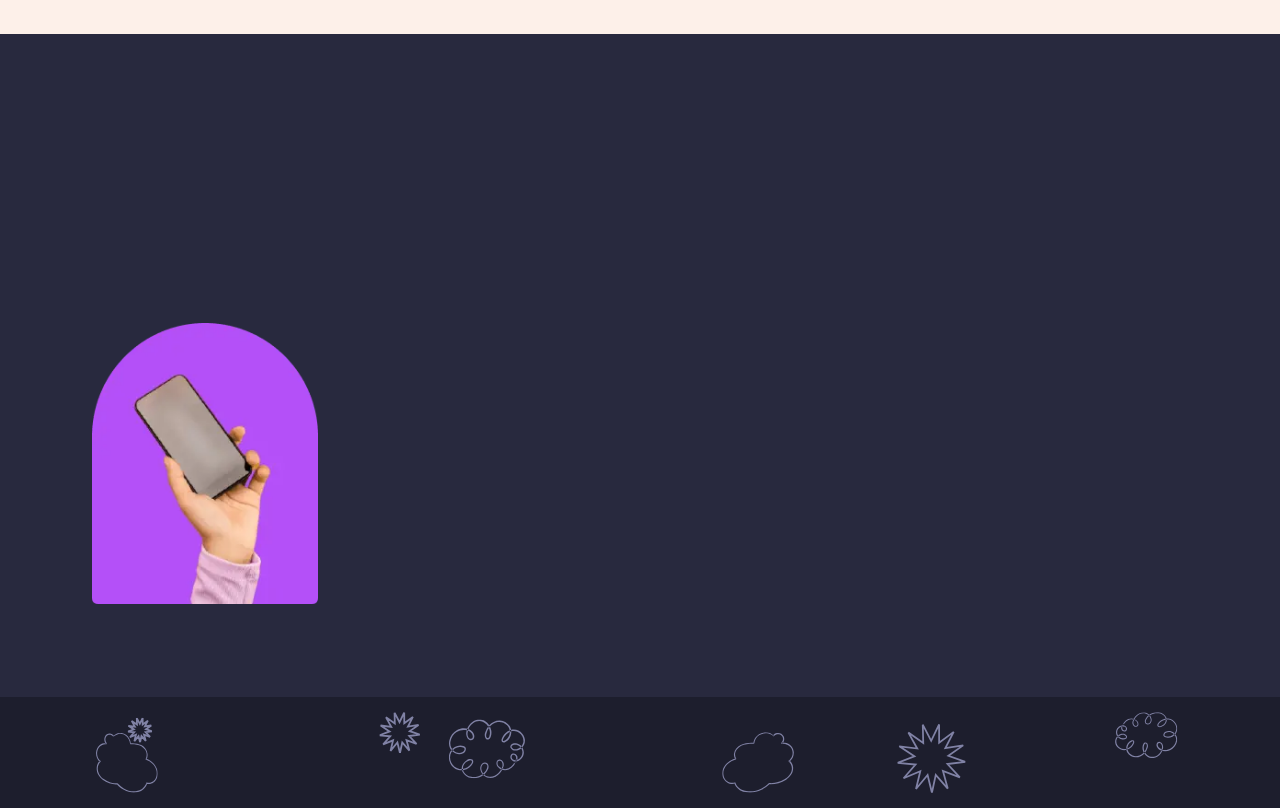
<file: portfolio.html>
<!doctype html>
<html lang="en" class="portfolio-page" id="portfolio-page">
  <head>
  <meta charset="UTF-8">
  <meta http-equiv="X-UA-Compatible" content="IE=edge">
  <meta name="viewport" content="width=device-width,initial-scale=1">
  <meta name="google" content="notranslate">
  <link rel="shortcut icon" href="favicon.ico" type="image/x-icon">
  <link rel="stylesheet" href="css/style.min.css?_v=20230809231538">
  <title>Portfolio / HTML Developer | VslZrp</title>
</head>

  <body class="notranslate">
    <div class="wrapper">
      <header class="header">
        <div class="header__container">
          <div class="_anim-items header__link-wrapper">
            <a href="index.html" class="header__link lng-headerHome">Home</a>
          </div>
          <div class="_anim-items header__contact-wrapper">
            <a href="#" class="_anim-items header__contact lng-headerContact" data-contact data-type="popup-contact">Contact</a>
          </div>

          <div class="header__language">
            <div class="_anim-items header__language-item" data-language>
              <button href="#" class="header__button">
                <span>en</span>
              </button>
            </div>
            <div class="_anim-items header__language-item" data-language>
              <button href="#" class="header__button">
                <span>ua</span>
              </button>
            </div>
            <div class="_anim-items header__language-item" data-language>
              <button href="#" class="header__button">
                <span>ru</span>
              </button>
            </div>
          </div>
        </div>
      </header>

      <main class="page page-portfolio">
        <section class="page-portfolio__title-block title-block-portfolio">
          <div class="title-block-portfolio__container">
            <div class="_anim-items title-block-portfolio__body">
              <div class="title-block-portfolio__sub-title">
                <h5 class="lng-subTitlePortfolio">Portfolio</h5>
              </div>
              <div class="title-block-portfolio__title">
                <h2 class="lng-titleLatestWork">Latest Work</h2>
                <div class="title-block-portfolio__sun">
                  <img src="images/portfolioPage/sun.svg" data-prlx-mouse alt="">
                </div>
              </div>
              <div class="title-block-portfolio__text">
                <p class="lng-titleBlockText">
                  Digital agency is a business you hire to outsource your
                  digital marketing efforts
                </p>
              </div>

              <div class="title-block-portfolio__cloud">
                <img src="images/portfolioPage/cloud.svg" alt="">
              </div>
            </div>
            <div class="_anim-items images-title-portfolio title-block-portfolio__images">
              <div class="images-title-portfolio__body">
                <div class="images-title-portfolio__image images-title-portfolio__image_photo">
                  <picture><source srcset="images/portfolioPage/Me.webp" type="image/webp"><img src="images/portfolioPage/Me.jpg" alt="Me"></picture>
                </div>
                <div class="images-title-portfolio__image images-title-portfolio__image_arrow">
                  <img src="images/portfolioPage/arrow.svg" alt="">
                </div>
                <div class="images-title-portfolio__image images-title-portfolio__image_circle">
                  <img src="images/portfolioPage/circle.svg" alt="">
                </div>
                <div class="images-title-portfolio__image images-title-portfolio__image_cloud">
                  <img data-prlx-mouse data-prlx-dxr src="images/portfolioPage/cloud.svg" alt="">
                </div>
                <div class="images-title-portfolio__image images-title-portfolio__image_laptop">
                  <picture><source srcset="images/portfolioPage/laptop.webp" type="image/webp"><img src="images/portfolioPage/laptop.png" alt="Me"></picture>
                </div>
                <div class="images-title-portfolio__image images-title-portfolio__image_spring">
                  <img src="images/portfolioPage/spring.svg" data-prlx-mouse data-prlx-dxr data-prlx-cy="200" data-prlx-cx="150" alt="">
                </div>
                <div class="images-title-portfolio__image images-title-portfolio__image_stars">
                  <img src="images/portfolioPage/stars.svg" alt="">
                </div>
                <div class="images-title-portfolio__image images-title-portfolio__image_block">
                  <picture><source srcset="images/portfolioPage/block.webp" type="image/webp"><img src="images/portfolioPage/block.png" alt=""></picture>
                </div>
                <div class="images-title-portfolio__image images-title-portfolio__image_smallSircle">
                  <img src="images/portfolioPage/smallSircle.svg" alt="">
                </div>
              </div>
            </div>
          </div>
        </section>
        <div class="page-portfolio__portfolio portfolio">
          <div class="portfolio__container">
            <div class="portfolio__body">
              <div class="_anim-items portfolio-card portfolio__item">
                <div class="portfolio-card__title-block">
                  <div class="portfolio-card__icon">
                    <img src="images/portfolioPage/icons/laptop.svg" data-prlx-mouse alt="">
                  </div>
                  <div class="portfolio-card__title">
                    <span>Tech-Store</span>
                  </div>
                </div>
                <div class="portfolio-card__description">
                  <span class="lng-descriptionPortfolioCardTechStore">
                    Multi-page online store of computer equipment.
                  </span>
                </div>
                <div class="portfolio-card__image-block">
                  <div class="portfolio-card__image">
                    <img src="images/portfolio/Tech-Store.jpg" alt="Tech-store">
                  </div>
                  <a href="https://vslzrp.github.io/tech-store/" target="_blank" class="portfolio-card__link">
                    <span class="lng-goToPageLink">Go To Page</span>
                  </a>
                </div>
                <ul class="portfolio-card__list">
                  <li class="portfolio-card__list-item">
                    <span class="lng-listItem1CardTechStore">
                      Layout of the main pages of the online store.
                    </span>
                  </li>
                  <li class="portfolio-card__list-item">
                    <span class="lng-listItem2CardTechStore">
                      Responsive. Fron desktops to mobile devices with a minimum
                      resolution of 375px.
                    </span>
                  </li>
                  <li class="portfolio-card__list-item">
                    <span class="lng-listItem3CardTechStore">
                      The project builded and optimized using Gulp.
                    </span>
                  </li>
                  <li class="portfolio-card__list-item">
                    <span class="lng-listItem4CardTechStore">
                      Using the BEM methodology for class naming.
                    </span>
                  </li>
                  <li class="portfolio-card__list-item">
                    <span class="lng-listItem5CardTechStore">
                      Sliders, spoilers, dropdown submenus and more using native
                      JavaScript.
                    </span>
                  </li>
                </ul>
                <div class="portfolio-card__action-wrapper">
                  <a href="https://vslzrp.github.io/tech-store/" target="_blank" class="portfolio-card__action">
                    <span class="lng-goToPageLink">Go To Page</span>
                  </a>
                </div>
              </div>
              <div class="_anim-items portfolio-card portfolio__item">
                <div class="portfolio-card__title-block">
                  <div class="portfolio-card__icon">
                    <img src="images/portfolioPage/icons/candy.svg" data-prlx-mouse data-prlx-dxr alt="">
                  </div>
                  <div class="portfolio-card__title">
                    <span>Sweet Box</span>
                  </div>
                </div>
                <div class="portfolio-card__description">
                  <span class="lng-descriptionPortfolioCardSweetBox">
                    Landing page of a confectionery shop.
                  </span>
                </div>
                <div class="portfolio-card__image-block">
                  <div class="portfolio-card__image">
                    <picture><source srcset="images/portfolio/Sweetbox.webp" type="image/webp"><img src="images/portfolio/Sweetbox.jpg" alt="Sweet Box"></picture>
                  </div>
                  <a href="https://vslzrp.github.io/SweetBox/" target="_blank" class="portfolio-card__link">
                    <span class="lng-goToPageLink">Go To Page</span>
                  </a>
                </div>
                <ul class="portfolio-card__list">
                  <li class="portfolio-card__list-item">
                    <span class="lng-listItem1CardSweetBox1">
                      Responsive. Fron desktops to mobile devices with a minimum
                      resolution of 320px.
                    </span>
                  </li>
                  <li class="portfolio-card__list-item">
                    <span class="lng-listItem1CardSweetBox2">
                      The project builded and optimized using Gulp.
                    </span>
                  </li>
                  <li class="portfolio-card__list-item">
                    <span class="lng-listItem1CardSweetBox3">
                      Sliders, popups and more using JavaScript.
                    </span>
                  </li>
                  <li class="portfolio-card__list-item">
                    <span class="lng-listItem1CardSweetBox4">
                      Using the BEM methodology for class naming.
                    </span>
                  </li>
                  <li class="portfolio-card__list-item">
                    <span> HTML5, CSS3, JS, SCSS </span>
                  </li>
                </ul>
                <div class="portfolio-card__action-wrapper">
                  <a href="https://vslzrp.github.io/SweetBox/" target="_blank" class="portfolio-card__action">
                    <span class="lng-goToPageLink">Go To Page</span>
                  </a>
                </div>
              </div>
              <div class="_anim-items portfolio-card portfolio__item">
                <div class="portfolio-card__title-block">
                  <div class="portfolio-card__icon">
                    <img src="images/portfolioPage/icons/plane.svg" data-prlx-mouse alt="">
                  </div>
                  <div class="portfolio-card__title">
                    <span>Travellian</span>
                  </div>
                </div>
                <div class="portfolio-card__description">
                  <span class="lng-descriptionPortfolioCardTravellian">
                    Main page of the travel agency website.
                  </span>
                </div>
                <div class="portfolio-card__image-block">
                  <div class="portfolio-card__image">
                    <img src="images/portfolio/Travellian.jpg" alt="Travellian">
                  </div>
                  <a href="https://vslzrp.github.io/Travellian/" target="_blank" class="portfolio-card__link">
                    <span class="lng-goToPageLink">Go To Page</span>
                  </a>
                </div>
                <ul class="portfolio-card__list">
                  <li class="portfolio-card__list-item">
                    <span class="lng-listItem1CardTravellian1">
                      Responsive. Fron desktops to mobile devices with a minimum
                      resolution of 320px.
                    </span>
                  </li>
                  <li class="portfolio-card__list-item">
                    <span class="lng-listItem1CardTravellian2">
                      The project builded and optimized using Gulp.
                    </span>
                  </li>
                  <li class="portfolio-card__list-item">
                    <span class="lng-listItem1CardTravellian3">
                      Sliders, forms, animations and more using JavaScript.
                    </span>
                  </li>
                  <li class="portfolio-card__list-item">
                    <span class="lng-listItem1CardTravellian4">
                      Using the BEM methodology for class naming.
                    </span>
                  </li>
                  <li class="portfolio-card__list-item">
                    <span class="lng-listItem1CardTravellian5">
                      Custom form elements.
                    </span>
                  </li>
                </ul>
                <div class="portfolio-card__action-wrapper">
                  <a href="https://vslzrp.github.io/Travellian/" target="_blank" class="portfolio-card__action">
                    <span class="lng-goToPageLink">Go To Page</span>
                  </a>
                </div>
              </div>
              <div class="_anim-items portfolio-card portfolio__item">
                <div class="portfolio-card__title-block">
                  <div class="portfolio-card__icon">
                    <img src="images/portfolioPage/icons/plant.svg" data-prlx-mouse data-prlx-dxr alt="">
                  </div>
                  <div class="portfolio-card__title">
                    <span>Plantlover</span>
                  </div>
                </div>
                <div class="portfolio-card__description">
                  <span class="lng-descriptionPortfolioPlantlover">
                    Landing page of a home plants shop.
                  </span>
                </div>
                <div class="portfolio-card__image-block">
                  <div class="portfolio-card__image">
                    <img src="images/portfolio/plantlover.jpg" alt="Plantlover">
                  </div>
                  <a href="https://vslzrp.github.io/Plantlover/" target="_blank" class="portfolio-card__link">
                    <span class="lng-goToPageLink">Go To Page</span>
                  </a>
                </div>
                <ul class="portfolio-card__list">
                  <li class="portfolio-card__list-item">
                    <span class="lng-listItem1CardPlantlover1">
                      Responsive. Fron desktops to mobile devices with a minimum
                      resolution of 320px.
                    </span>
                  </li>
                  <li class="portfolio-card__list-item">
                    <span class="lng-listItem1CardPlantlover2">
                      All functionality in native JavaScript.
                    </span>
                  </li>
                  <li class="portfolio-card__list-item">
                    <span class="lng-listItem1CardPlantlover3">Using the BEM methodology for class naming.
                    </span>
                  </li>

                  <li class="portfolio-card__list-item">
                    <span> HTML5, CSS3, JS, SCSS, Gulp </span>
                  </li>
                </ul>
                <div class="portfolio-card__action-wrapper">
                  <a href="https://vslzrp.github.io/Plantlover/" target="_blank" class="portfolio-card__action">
                    <span class="lng-goToPageLink">Go To Page</span>
                  </a>
                </div>
              </div>
              <div class="_anim-items portfolio-card portfolio__item">
                <div class="portfolio-card__title-block">
                  <div class="portfolio-card__icon">
                    <img src="images/portfolioPage/icons/burger.svg" data-prlx-mouse alt="">
                  </div>
                  <div class="portfolio-card__title">
                    <span>Burger-House</span>
                  </div>
                </div>
                <div class="portfolio-card__description">
                  <span class="lng-descriptionPortfolioCardBurgerHouse">
                    Landing page of a burger restaurant.
                  </span>
                </div>
                <div class="portfolio-card__image-block">
                  <div class="portfolio-card__image">
                    <img src="images/portfolio/Burger-House.jpg" alt="Burger-House">
                  </div>
                  <a href="https://vslzrp.github.io/Burger-landing.training/" target="_blank" class="portfolio-card__link">
                    <span class="lng-goToPageLink">Go To Page</span>
                  </a>
                </div>
                <ul class="portfolio-card__list">
                  <li class="portfolio-card__list-item">
                    <span class="lng-listItem1CardBurgerHouse1">
                      Training project on HTML development course. Completely
                      redesigned, expanded functionality, added animations.
                    </span>
                  </li>
                  <li class="portfolio-card__list-item">
                    <span class="lng-listItem1CardBurgerHouse2">Responsive. Fron desktops to mobile devices with a
                      minimum resolution of 320px.
                    </span>
                  </li>
                  <li class="portfolio-card__list-item">
                    <span class="lng-listItem1CardBurgerHouse3">All functionality in native JavaScript.
                    </span>
                  </li>
                  <li class="portfolio-card__list-item">
                    <span class="lng-listItem1CardBurgerHouse4">Custom form elements.
                    </span>
                  </li>
                  <li class="portfolio-card__list-item">
                    <span class="lng-listItem1CardBurgerHouse5">Implemented adding goods to the cart, changing the
                      currency and recalculating the prices.
                    </span>
                  </li>
                </ul>
                <div class="portfolio-card__action-wrapper">
                  <a href="https://vslzrp.github.io/Burger-landing.training/" target="_blank" class="portfolio-card__action">
                    <span class="lng-goToPageLink">Go To Page</span>
                  </a>
                </div>
              </div>
              <div class="_anim-items portfolio-card portfolio__item">
                <div class="portfolio-card__title-block">
                  <div class="portfolio-card__icon">
                    <img src="images/portfolioPage/icons/digging.svg" data-prlx-mouse data-prlx-dxr alt="">
                  </div>
                  <div class="portfolio-card__title">
                    <span>Konstruct</span>
                  </div>
                </div>
                <div class="portfolio-card__description">
                  <span class="lng-descriptionPortfolioCardKonstruct">
                    Landing (landing page) of a construction company.
                  </span>
                </div>
                <div class="portfolio-card__image-block">
                  <div class="portfolio-card__image">
                    <picture><source srcset="images/portfolio/Konstruct.webp" type="image/webp"><img src="images/portfolio/Konstruct.jpg" alt="Konstruct"></picture>
                  </div>
                  <a href="https://vslzrp.github.io/Konstruct/" target="_blank" class="portfolio-card__link">
                    <span class="lng-goToPageLink">Go To Page</span>
                  </a>
                </div>
                <ul class="portfolio-card__list">
                  <li class="portfolio-card__list-item">
                    <span class="lng-listItem1CardKonstruct1">Responsive. Fron desktops to mobile devices with a
                      minimum resolution of 320px.
                    </span>
                  </li>
                  <li class="portfolio-card__list-item">
                    <span class="lng-listItem1CardKonstruct2">Responsive fullscreen first block, 'sticky' header,
                      burger menu.
                    </span>
                  </li>
                  <li class="portfolio-card__list-item">
                    <span class="lng-listItem1CardKonstruct3">Using the BEM methodology for class naming.
                    </span>
                  </li>
                  <li class="portfolio-card__list-item">
                    <span> HTML5, CSS3, JS, SCSS, Gulp </span>
                  </li>
                </ul>
                <div class="portfolio-card__action-wrapper">
                  <a href="https://vslzrp.github.io/Konstruct/" target="_blank" class="portfolio-card__action">
                    <span class="lng-goToPageLink">Go To Page</span>
                  </a>
                </div>
              </div>
            </div>
          </div>
        </div>
        <section data-section class="contacts page-portfolio__contacts">
  <div class="contacts__container">
    <div class="_anim-items contacts__images images-contacts">
      <div class="images-contacts__body">
        <div class="images-contacts__photo">
          <picture><source srcset="images/contacts/my-photo.webp" type="image/webp"><img src="images/contacts/my-photo.jpg" alt="Me"></picture>
        </div>
        <div class="images-contacts__star">
          <img src="images/contacts/Star.svg" data-prlx-mouse data-prlx-dyr data-prlx-cy="220" data-prlx-cx="200" alt="">
        </div>
        <div class="images-contacts__phone-wrapper">
          <div class="images-contacts__phone">
            <picture><source srcset="images/contacts/phone.webp" type="image/webp"><img src="images/contacts/phone.png" alt=""></picture>
          </div>
          <div class="images-contacts__spring-vert">
            <img src="images/contacts/spring-vert.svg" data-prlx-mouse data-prlx-cy="150" data-prlx-cx="300" alt="">
          </div>
        </div>
        <div class="images-contacts__spring-diagonal">
          <img src="images/contacts/spring-diagonal.svg" data-prlx-mouse data-prlx-dxr data-prlx-cy="250" data-prlx-cx="200" alt="">
        </div>

        <div class="images-contacts__block">
          <img src="images/contacts/block.svg" alt="">
        </div>
        <div class="images-contacts__triangle">
          <picture><source srcset="images/contacts/triangle.webp" type="image/webp"><img src="images/contacts/triangle.png" alt=""></picture>
        </div>
      </div>
    </div>
    <div class="_anim-items contacts__text-block text-block-contacts">
      <div class="text-block-contacts__sub-title">
        <h5 class="lng-subTitleContact">Contact</h5>
      </div>
      <div class="text-block-contacts__title">
        <h2 class="lng-titleContact">Contact Me</h2>
      </div>
      <div class="text-block-contacts__text">
        <p class="lng-textContact">
          On call usually from 9:00 to 20:00. You can write me at any time, I
          will answer as soon as possible.
        </p>
      </div>
      <ul class="text-block-contacts__list">
        <li class="contact text-block-contacts__item">
          <div class="contact__icon">
            <img src="images/icons/mail.svg" alt="mail">
          </div>
          <div class="contact__text">
            <a href="mailto:vslzrp@i.ua" class="contact__link">vslzrp@i.ua</a>
          </div>
        </li>
        <li class="contact text-block-contacts__item">
          <div class="contact__icon">
            <img src="images/icons/phone.svg" alt="phone">
          </div>
          <div class="contact__text">
            <a href="tel:+995599713583" class="contact__link">+995 599 713 583</a>
          </div>
        </li>
        <li class="contact text-block-contacts__item contact_row">
          <div class="contact__row-item contact_telegram">
            <div class="contact__icon">
              <img src="images/icons/telegram.svg" alt="telegram">
            </div>
            <div class="contact__text">
              <a href="https://t.me/Vslzrp" target="_blank" class="contact__link">Telegram</a>
            </div>
          </div>
          <div class="contact__row-item contact_whatsapp">
            <div class="contact__icon">
              <img src="images/icons/whatsApp.svg" alt="whatsApp">
            </div>
            <div class="contact__text">
              <a href="https://wa.me/380633765157" target="_blank" class="contact__link">WhatsApp</a>
            </div>
          </div>
        </li>

        <li class="contact text-block-contacts__item contact_row">
          <div class="contact__row-item">
            <div class="contact__icon">
              <img src="images/icons/facebook.svg" alt="facebook">
            </div>
            <div class="contact__text">
              <a href="https://www.facebook.com/profile.php?id=100010643461255" target="_blank" class="contact__link">Facebook</a>
            </div>
          </div>
          <div class="contact__row-item">
            <div class="contact__icon">
              <img src="images/icons/instagram.svg" alt="instagram">
            </div>
            <div class="contact__text">
              <a href="https://www.instagram.com/vasozrp/" target="_blank" class="contact__link">Instagram</a>
            </div>
          </div>
        </li>
      </ul>
    </div>
  </div>
</section>

      </main>
      <footer class="footer">
        <div class="footer__wrapper">
          <div class="footer__pattern">
            <img src="images/footer/pattern.svg" alt="">
          </div>
        </div>
      </footer>
    </div>

    <div class="popup" data-popup="popup-contact" data-close-overlay>
  <div class="popup__wrapper" data-close-overlay>
    <div class="popup__content">
      <button class="button-close popup__close" type="button">
        <svg>
          <use xlink:href="#close"></use>
        </svg>
      </button>
      <div class="popup-contact popup__body">
        <div class="popup-contact__title">
          <h2 class="lng-popupContactTitle">Contact Me</h2>
        </div>
        <ul class="popup-contact__list">
          <li class="popup-contact__item">
            <div class="popup-contact__icon">
              <img src="images/icons/mail.svg" alt="mail">
            </div>
            <div class="popup-contact__text">
              <a href="mailto:vslzrp@i.ua" class="popup-contact__link">vslzrp@i.ua</a>
            </div>
          </li>
          <li class="popup-contact__item">
            <div class="popup-contact__icon">
              <img src="images/icons/phone.svg" alt="phone">
            </div>
            <div class="popup-contact__text">
              <a href="tel:+995599713583" class="popup-contact__link">+995 599 713 583</a>
            </div>
          </li>
          <li class="popup-contact__item popup-contact_row">
            <div class="popup-contact__row-item popup-contact_telegram">
              <div class="popup-contact__icon">
                <img src="images/icons/telegram.svg" alt="telegram">
              </div>
              <div class="popup-contact__text">
                <a href="https://t.me/Vslzrp" target="_blank" class="popup-contact__link">Telegram</a>
              </div>
            </div>
            <div class="popup-contact__row-item popup-contact_whatsapp">
              <div class="popup-contact__icon">
                <img src="images/icons/whatsApp.svg" alt="whatsApp">
              </div>
              <div class="popup-contact__text">
                <a href="https://wa.me/380633765157" target="_blank" class="popup-contact__link">WhatsApp</a>
              </div>
            </div>
          </li>

          <li class="popup-contact__item popup-contact_row">
            <div class="popup-contact__row-item">
              <div class="popup-contact__icon">
                <img src="images/icons/facebook.svg" alt="facebook">
              </div>
              <div class="popup-contact__text">
                <a href="https://www.facebook.com/profile.php?id=100010643461255" target="_blank" class="popup-contact__link">Facebook</a>
              </div>
            </div>
            <div class="popup-contact__row-item">
              <div class="popup-contact__icon">
                <img src="images/icons/instagram.svg" alt="instagram">
              </div>
              <div class="popup-contact__text">
                <a href="https://www.instagram.com/vasozrp/" target="_blank" class="popup-contact__link">Instagram</a>
              </div>
            </div>
          </li>
        </ul>
      </div>
    </div>
  </div>
</div>
 <svg display="none">
  <symbol id="stars" viewBox="0 0 42 56">
    <g>
      <path fill-rule="evenodd" clip-rule="evenodd" d="M34.999 0C34.7828 0 34.5904 0.13698 34.5196 0.341261V0.344761L33.6201 3.05027C33.2177 4.26128 32.2693 5.20978 31.0584 5.61228L28.3497 6.51529C28.1455 6.58611 28.0085 6.77858 28.0085 6.99479C28.0085 7.211 28.1455 7.40347 28.3497 7.47429L31.0549 8.37729C32.2648 8.77983 33.2142 9.72927 33.6166 10.9393L34.5196 13.6483C34.5904 13.8526 34.7828 13.9896 34.999 13.9896C35.2152 13.9896 35.4076 13.8526 35.4785 13.6483L36.3814 10.9393C36.7838 9.72927 37.7332 8.77983 38.9431 8.37729L41.6518 7.47429C41.856 7.40347 41.993 7.211 41.993 6.99479C41.993 6.77858 41.856 6.58611 41.6518 6.51529L38.9431 5.61228C37.7322 5.20978 36.7838 4.26128 36.3814 3.05027L35.4785 0.341261C35.4076 0.13698 35.2152 0 34.999 0ZM9.78071 4.01278C9.88363 3.70191 10.1742 3.49202 10.5016 3.49202C10.8291 3.49202 11.1196 3.70191 11.2226 4.01278L12.5769 8.07979C13.1823 9.8928 14.6032 11.3138 16.416 11.9193L20.4826 13.2738C20.7934 13.3768 21.0033 13.6674 21.0033 13.9948C21.0033 14.3223 20.7934 14.6129 20.4826 14.7158L16.416 16.0703C14.6033 16.6743 13.1809 18.0969 12.5769 19.9098L11.2226 23.9769C11.1196 24.2877 10.8291 24.4976 10.5016 24.4976C10.1742 24.4976 9.88363 24.2877 9.78071 23.9769L8.42635 19.9098C7.82241 18.0969 6.39999 16.6743 4.58726 16.0703L0.520699 14.7158C0.209865 14.6129 0 14.3223 0 13.9948C0 13.6674 0.209865 13.3768 0.520699 13.2738L4.58726 11.9193C6.39999 11.3153 7.82241 9.89272 8.42635 8.07979L9.78071 4.01278ZM23.2998 21.8594C23.6847 20.7043 25.3155 20.7043 25.7005 21.8594L27.9578 28.6389C28.9651 31.6605 31.3367 34.0311 34.3586 35.0369L41.1338 37.2944C42.2887 37.6794 42.2887 39.3104 41.1338 39.6954L34.3551 41.9529C31.3338 42.9604 28.9635 45.3323 27.9578 48.3545L25.7005 55.1305C25.5303 55.6493 25.0461 56 24.5001 56C23.9542 56 23.47 55.6493 23.2998 55.1305L21.0425 48.351C20.0359 45.3301 17.6657 42.9597 14.6452 41.9529L7.86641 39.6954C7.34769 39.5252 6.997 39.0409 6.997 38.4949C6.997 37.9489 7.34769 37.4647 7.86641 37.2944L14.6452 35.0369C17.6657 34.0301 20.0359 31.6597 21.0425 28.6389L23.2998 21.8594Z"/>
    </g>
  </symbol>
  <symbol id="spring" viewBox="0 0 142 73">
    <g>
      <path fill-rule="evenodd" clip-rule="evenodd" d="M5.60245 56.1155C2.90367 61.3089 1.93378 67.2219 2.83296 73H0.409655C-0.136552 70.0384 -0.136552 67.0025 0.409655 64.0408C1.2322 57.854 4.16545 52.1364 8.71813 47.8455C12.3688 44.5436 16.8035 42.2606 21.5739 41.1916C21.598 42.0564 21.6635 42.9204 21.7704 43.7805C20.5185 44.0056 19.2797 44.3268 18.0652 44.7442C12.7379 47.0217 8.34423 51.0305 5.60245 56.1155ZM24.4824 43.4445C23.5744 43.507 22.6691 43.619 21.7704 43.7805C21.9846 45.5035 22.3651 47.2111 22.9118 48.8792C24.2342 54.4567 27.7186 59.2874 32.605 62.3179C35.6759 63.75 39.2273 63.75 42.2982 62.3179C44.5801 61.4218 46.4357 59.6979 47.491 57.4938C48.3742 52.8771 46.4827 48.1702 42.6444 45.4334C37.8186 41.4633 31.5305 39.7108 25.3351 40.6092C25.1875 40.6221 25.0401 40.6361 24.893 40.6512C25.017 40.0588 25.1644 39.4701 25.3351 38.8863C25.9941 33.6335 28.0231 28.644 31.2203 24.4138C39.5909 15.6402 50.6904 9.93409 62.7233 8.21846C69.7185 6.97527 76.851 7.36922 83.5771 9.30029C81.9187 11.0246 80.4899 12.9759 79.3402 15.1101C76.7858 20.4511 76.7858 26.6536 79.3402 31.9947C81.4876 37.1785 86.2266 40.8474 91.8029 41.643C97.1331 42.2542 102.393 40.029 105.65 35.7851C109.307 30.4926 109.307 23.5038 105.65 18.2114C101.374 13.1227 95.9041 9.32005 89.8415 7.05132C94.1283 4.6192 98.9553 3.23896 103.919 3.04972C115.144 1.80654 126.393 5.16564 135.076 12.3535C136.611 13.3309 138.035 14.4673 139.324 15.7423L129.191 17.5222H140.961H142C141.666 16.9947 141.32 16.4771 140.961 15.9698V15.4547L140.633 15.5123C134.293 6.81322 124.448 1.23151 113.613 0.293062C106.566 -0.539454 99.4226 0.408613 92.8415 3.04972C90.8223 3.86226 88.9254 4.91191 87.1861 6.16705C82.6831 4.8485 77.9148 4.35235 73.1089 4.77264C58.9654 4.28858 45.1066 8.80538 33.9898 17.5222C29.1911 21.3986 25.3929 26.3607 22.9118 31.9947C21.9335 34.9798 21.4875 38.0913 21.5739 41.1916C22.6645 40.9472 23.7726 40.7663 24.893 40.6512C24.6994 41.5752 24.5626 42.5081 24.4824 43.4445ZM140.633 15.5123L139.324 15.7423C139.897 16.3088 140.444 16.9027 140.961 17.5222V15.9698C140.853 15.8164 140.744 15.6639 140.633 15.5123ZM85.6403 9.94524C84.9573 9.71405 84.2694 9.49903 83.5771 9.30029C84.6829 8.15062 85.8908 7.10184 87.1861 6.16705C88.0823 6.42948 88.9681 6.72448 89.8415 7.05132C88.8491 7.6143 87.8858 8.23365 86.9563 8.90763C86.5024 9.23715 86.0636 9.58339 85.6403 9.94524ZM85.6403 9.94524C88.7368 10.9933 91.7325 12.3737 94.5724 14.0764C99.3907 17.1437 102.568 22.2046 103.227 27.8597C103.568 32.7713 100.381 37.2406 95.611 38.5417C91.2028 39.9655 86.3648 38.7616 83.1483 35.4405C79.6551 31.8861 77.9959 26.9315 78.6478 22.0018C79.5382 17.2931 82.014 13.0458 85.6403 9.94524ZM24.4824 43.4445C27.7995 43.2164 31.1513 43.6497 34.3359 44.7442C38.7102 45.2767 42.5023 48.01 44.3754 51.9805C44.7764 54.0865 44.3033 56.2644 43.064 58.0174C41.8246 59.7703 39.9248 60.9489 37.7978 61.2842C34.9127 61.1354 32.1914 59.9042 30.1817 57.8384C28.1926 56.2243 26.5452 54.2332 25.3351 51.9805C24.5219 49.1989 24.2377 46.3048 24.4824 43.4445ZM141.139 9.66C141.058 8.52812 141.058 7.39188 141.139 6.26V6.94V9.66ZM141.139 9.66V10C141.083 11.0192 141.083 12.0408 141.139 13.06C141.228 14.0781 141.228 15.1019 141.139 16.12C140.679 13.9912 140.679 11.7888 141.139 9.66Z"/>
    </g>
  </symbol>
  <symbol id="star" viewBox="0 0 148 146">
    <g>
      <path d="M74.8915 110.547L74 108.793L73.1085 110.547L57.3472 141.563L57.8052 106.775L57.8311 104.807L56.2264 105.946L27.8564 126.085L44.4289 95.4947L45.3662 93.7645L43.416 94.0274L8.93666 98.6753L37.827 79.2902L39.4611 78.1938L37.612 77.5202L4.92211 65.6124L39.5119 61.8738L41.4683 61.6624L40.1441 60.2067L16.7325 34.4711L49.0976 47.2354L50.9282 47.9573L50.4322 46.053L41.6621 12.3853L64.3881 38.7284L65.6736 40.2184L66.1193 38.3017L74 4.41474L81.8807 38.3017L82.3264 40.2184L83.6119 38.7284L106.338 12.3853L97.5678 46.053L97.0718 47.9573L98.9024 47.2354L131.268 34.4711L107.856 60.2067L106.532 61.6624L108.488 61.8738L143.078 65.6124L110.388 77.5202L108.539 78.1938L110.173 79.2902L139.063 98.6753L104.584 94.0274L102.634 93.7645L103.571 95.4947L120.144 126.085L91.7736 105.946L90.1689 104.807L90.1948 106.775L90.6528 141.563L74.8915 110.547Z"/>
    </g>
  </symbol>
  <symbol id="close" viewBox="0 0 384 512">
    <g>
      <path d="M342.6 150.6c12.5-12.5 12.5-32.8 0-45.3s-32.8-12.5-45.3 0L192 210.7 86.6 105.4c-12.5-12.5-32.8-12.5-45.3 0s-12.5 32.8 0 45.3L146.7 256 41.4 361.4c-12.5 12.5-12.5 32.8 0 45.3s32.8 12.5 45.3 0L192 301.3 297.4 406.6c12.5 12.5 32.8 12.5 45.3 0s12.5-32.8 0-45.3L237.3 256 342.6 150.6z"/>
    </g>
  </symbol>
</svg>

    <script src="js/app.min.js?_v=20230809231538"></script>
  </body>
</html>
</file>
<file: css/style.min.css>
@charset "UTF-8";
@import url("https://fonts.googleapis.com/css2?family=Montserrat:wght@400;500;600;700;800&display=swap");
* {
  padding: 0;
  margin: 0;
  border: 0;
  box-sizing: border-box;
  color: #391400;
}
:after,
:before {
  box-sizing: border-box;
}
:active,
:focus,
a:active,
a:focus {
  outline: 0;
}
aside,
footer,
header,
nav {
  display: block;
}
html {
  scroll-behavior: smooth;
}
html.lock {
  overflow: hidden;
  touch-action: none;
}
body,
html {
  width: 100%;
  height: 100%;
  font-size: 16px;
  font-family: Montserrat, sans-serif;
  font-weight: 400;
  line-height: normal;
}
button,
input,
textarea {
  font-family: inherit;
}
input::-ms-clear {
  display: none;
}
a,
button {
  -webkit-user-select: none;
  -moz-user-select: none;
  user-select: none;
}
button {
  cursor: pointer;
}
button::-moz-focus-inner {
  padding: 0;
  border: 0;
}
a {
  -webkit-text-decoration: none;
  text-decoration: none;
}
a:visited {
  -webkit-text-decoration: none;
  text-decoration: none;
}
a:hover {
  -webkit-text-decoration: none;
  text-decoration: none;
}
li,
ul {
  list-style: none;
}
img {
  vertical-align: top;
}
h1,
h2,
h3,
h4,
h5,
h6 {
  font-size: inherit;
  font-weight: 400;
}
sup {
  color: inherit;
}
.translated-ltr font {
  color: inherit;
}
* {
  scrollbar-width: 0.5rem;
  scrollbar-color: #391400 #d6d6d6;
}
::-webkit-scrollbar {
  width: 0.5rem;
  background-color: #fff;
}
::-webkit-scrollbar-track {
  box-shadow: inset 0 0 0.375rem rgba(0, 0, 0, 0.2);
  border-radius: 0.25rem;
  background: #eee;
}
::-webkit-scrollbar-thumb {
  border-radius: 0.25rem;
  border: 0 none #fff;
  background-color: #6c2600;
  -webkit-transition: all 280ms ease-in-out;
  transition: all 280ms ease-in-out;
}
::-webkit-scrollbar-thumb:hover {
  background-color: #391400;
}
@keyframes show-header {
  0% {
    top: -100%;
  }
  100% {
    top: 0;
  }
}
@keyframes fade-up-big {
  0% {
    transform: translateY(1rem);
    opacity: 0;
  }
  100% {
    transform: translateY(0);
    opacity: 1;
  }
}
@keyframes rotation {
  from {
    transform: rotate(0);
  }
  to {
    transform: rotate(359deg);
  }
}
[class*="__container"] {
  max-width: 76rem;
  margin: 0 auto;
  padding: 0 1.4375rem;
}
[class*="-ibg"] {
  position: relative;
}
[class*="-ibg"] img {
  position: absolute;
  width: 100%;
  height: 100%;
  top: 0;
  left: 0;
  -o-object-fit: cover;
  object-fit: cover;
}
[class*="-ibg_contain"] img {
  -o-object-fit: contain;
  object-fit: contain;
}
.wrapper {
  display: flex;
  flex-direction: column;
  min-height: 100%;
  overflow: hidden;
}
.page {
  position: relative;
  flex: 1 1 auto;
}
h1 {
  color: #fff;
  color: var(--text-light, #fff);
  font-weight: 700;
  line-height: 111.111111%;
  letter-spacing: -0.125rem;
}
h2 {
  font-weight: 700;
  line-height: 114.285714%;
  letter-spacing: -0.0625rem;
}
h5 {
  color: #ef6d58;
  color: var(--text-dark-accent, #ef6d58);
  line-height: 200%;
  letter-spacing: 0.1875rem;
  text-transform: uppercase;
}
.header {
  position: fixed;
  z-index: 50;
  top: 0;
  left: 0;
  width: 100%;
  background: rgba(40, 41, 62, 0.9411764706);
}
.header__container {
  width: 100%;
  display: flex;
  align-items: center;
  justify-content: space-between;
  gap: 0.9375rem;
  padding: 0.75rem 1.4375rem;
  transition: 0.4s;
}
.header__burger {
  flex: 0 1 5.9375rem;
  display: none;
}
.header__link-wrapper {
  opacity: 0;
  scale: 0;
  transition: 0.3s;
  margin: 0 -0.3125rem;
}
.header__link-wrapper._active {
  opacity: 1;
  scale: 1;
}
.header__link {
  position: relative;
  padding: 0.3125rem;
  color: #fff;
  color: var(--text-light, #fff);
  font-weight: 500;
  transition: 0.3s;
  font-weight: 600;
  display: inline-block;
  font-size: 1.125rem;
}
.header__link::after {
  content: "";
  position: absolute;
  transform: scale(0, 1);
  opacity: 0;
  bottom: 0.3125rem;
  left: 0.3125rem;
  width: calc(100% - 0.625rem);
  height: 0.0625rem;
  background: #fff;
  transition: 0.3s;
}
.pc .header__link:hover::after {
  transform: scale(1);
  opacity: 1;
}
.header__contact-wrapper {
  opacity: 0;
  scale: 0;
  transition: all 0.3s ease 0.2s;
}
.header__contact-wrapper._active {
  opacity: 1;
  scale: 1;
}
.header__contact {
  display: inline-block;
  color: #fff;
  color: var(--text-light, #fff);
  line-height: 200%;
  border-radius: 0.375rem;
  border: 0.0625rem solid #fff;
  padding: 0.3125rem 1.5rem;
  font-size: 0.875rem;
  font-weight: 900;
  text-transform: uppercase;
  visibility: visible;
  transition: all 0.3s ease 0.4s;
  opacity: 0;
  transform: scale(0);
}
.header__contact._active {
  transform: scale(1);
  opacity: 1;
}
.menu-open .header__contact._active {
  visibility: hidden;
  opacity: 0;
}
.header__language {
  display: flex;
  gap: 0.625rem;
  flex: 0 1 5.9375rem;
}
.header__language-item {
  opacity: 0;
  transform: scale(0);
  transition: 0.3s;
}
.header__language-item._active {
  transform: scale(1);
  opacity: 1;
}
.header__language-item._active:nth-child(1) {
  transition-delay: 0.1s;
}
.header__language-item._active:nth-child(2) {
  transition-delay: 0.3s;
}
.header__language-item._active:nth-child(3) {
  transition-delay: 0.2s;
}
.header__button {
  border-radius: 0.375rem;
  background: 0 0;
}
.header__button span {
  color: #fff;
  text-align: center;
  font-family: Montserrat;
  font-size: 1rem;
  font-style: normal;
  font-weight: 400;
  line-height: 200%;
}
.header__button._activeLanguage {
  padding: 0 0.4375rem;
  border: 0.0625rem solid rgba(255, 255, 255, 0.3);
}
.header__button._activeLanguage span {
  font-weight: 600;
}
.portfolio .menu {
  max-width: calc(50% + 4.5rem);
}
.menu__list {
  display: flex;
  align-items: center;
}
.menu__item {
  transition: 0.3s;
}
.menu__link {
  position: relative;
  padding: 0.3125rem;
  color: #fff;
  color: var(--text-light, #fff);
  line-height: 200%;
  font-weight: 500;
  transition: 0.3s;
}
.menu__link::after {
  content: "";
  position: absolute;
  transform: scale(0, 1);
  opacity: 0;
  bottom: 0.3125rem;
  left: 0.3125rem;
  width: calc(100% - 0.625rem);
  height: 0.0625rem;
  background: #fff;
  transition: 0.3s;
}
.pc .menu__link:hover::after {
  transform: scale(1);
  opacity: 1;
}
.icon-menu {
  position: relative;
  height: 1.25rem;
  width: 1.875rem;
  cursor: pointer;
  z-index: 5;
  background: 0 0;
  opacity: 0;
  transition: all 0.3s ease 0.2s;
  transform: scale(0);
}
.icon-menu._active {
  transform: scale(1);
  opacity: 1;
}
.icon-menu span,
.icon-menu::after,
.icon-menu::before {
  content: "";
  transition: all 0.4s ease 0s;
  left: 0;
  position: absolute;
  width: 100%;
  height: 0.125rem;
  background-color: #fff;
}
.icon-menu::before {
  top: 0;
}
.icon-menu::after {
  bottom: 0;
}
.icon-menu span {
  top: calc(50% - 0.0625rem);
  opacity: 1;
  visibility: visible;
}
.menu-open .icon-menu span {
  left: 200%;
  rotate: 360deg;
  opacity: 0;
  visibility: hidden;
}
.menu-open .icon-menu::before {
  top: calc(50% - 0.0625rem);
  transform: rotate(-45deg);
}
.menu-open .icon-menu::after {
  bottom: calc(50% - 0.0625rem);
  transform: rotate(45deg);
}
.popup {
  position: fixed;
  top: 0;
  right: 0;
  bottom: 0;
  left: 0;
  width: 100%;
  height: 100%;
  opacity: 0;
  overflow-y: auto;
  overflow-x: hidden;
  pointer-events: none;
  background-color: rgba(0, 0, 0, 0.5);
  z-index: 2000;
  transition: opacity 0.4s ease-in-out;
}
.popup.is-open {
  opacity: 1;
  pointer-events: auto;
}
.popup.is-open .popup__content {
  transform: translateY(0) rotate(0) scale(1);
}
.popup__wrapper {
  display: flex;
  align-items: center;
  min-height: 100%;
}
.popup__content {
  position: relative;
  border-radius: 0.3125rem;
  width: 100%;
  margin: 0 auto;
  overflow-y: auto;
  overflow-x: hidden;
  padding-top: 3.125rem;
  padding-bottom: 3.75rem;
  background: #28293e;
  transform: translate(0, -50vh) rotate(360deg) scale(0);
  transition: 0.4s;
}
.popup__close {
  position: absolute;
  top: -2.1875rem;
  right: -2.1875rem;
  width: 2.1875rem;
  height: 2.1875rem;
  display: flex;
  justify-content: center;
  align-items: center;
  background: 0 0;
  fill: #fdf0e9;
  transition: 0.6s;
}
.is-open .popup__close {
  top: 1.25rem;
  right: 1.25rem;
  rotate: 540deg;
  transition-delay: 0.4s;
}
.popup__close svg {
  width: 100%;
  height: 100%;
  border-radius: 50%;
  transition: 0.3s;
  overflow: hidden;
}
.pc .popup__close svg:hover {
  fill: #ef6d58;
}
.popup-contact__title {
  transform: scale(0);
  opacity: 0;
  transition: 0.3s;
  transition-delay: 0.2s;
}
.is-open .popup-contact__title {
  transform: scale(1);
  opacity: 1;
  transition-delay: 0.4s;
}
.popup-contact__title:not(:last-child) {
  margin-bottom: 2.5rem;
}
.popup-contact__title h2 {
  color: #fff;
}
.popup-contact__list {
  display: flex;
  flex-direction: column;
  gap: 1.875rem;
  padding: 0 0.3125rem;
}
.popup-contact__item {
  display: flex;
  align-items: center;
  transform: scale(0);
  opacity: 0;
  transition: 0.3s;
}
.is-open .popup-contact__item {
  transform: scale(1);
  opacity: 1;
}
.is-open .popup-contact__item:nth-child(1) {
  transition-delay: 0.4s;
}
.is-open .popup-contact__item:nth-child(2) {
  transition-delay: 0.7s;
}
.popup-contact__item a {
  transition: 0.3s;
}
.pc .popup-contact__item a:hover {
  color: #ef6d58;
}
.popup-contact__icon {
  position: relative;
}
.popup-contact__icon img {
  position: relative;
  z-index: 2;
}
.popup-contact__icon::before {
  content: "";
  position: absolute;
  top: 50%;
  left: 50%;
  width: 3rem;
  height: 3rem;
  background: #ef6d58;
  border-radius: 50%;
  transform: translate(-50%, -50%);
}
.popup-contact__link {
  color: #fff;
  color: var(--text-light, #fff);
  font-size: 1.25rem;
  line-height: 160%;
}
.popup-contact_row {
  transform: scale(1);
  opacity: 1;
  gap: 2.8125rem;
}
.popup-contact__row-item {
  flex: 0 1 50%;
  display: flex;
  align-items: center;
  transform: scale(0);
  opacity: 0;
  transition: 0.3s;
}
.is-open .popup-contact__row-item {
  transform: scale(1);
  opacity: 1;
}
.popup-contact__row-item:nth-child(1) {
  transition-delay: 0.5s;
}
.popup-contact__row-item:nth-child(2) {
  transition-delay: 0.6s;
}
.popup-contact_telegram {
  transition-delay: 0.8s !important;
}
.popup-contact_telegram .popup-contact__icon {
  margin: -0.75rem;
}
.popup-contact_telegram .popup-contact__icon::before {
  background: #fff;
  width: 2.5rem;
  height: 2.5rem;
}
.popup-contact_whatsapp {
  transition-delay: 0.55s !important;
}
.popup-contact_whatsapp .popup-contact__icon {
  margin: -0.375rem;
}
.tabs {
  display: flex;
  flex-direction: column;
  gap: 0.625rem;
}
.tabs__nav {
  display: flex;
  align-items: center;
  gap: 0.625rem;
}
.tabs__trigger {
  padding: 0.625rem;
  transition: 0.2s ease-in-out;
}
.tabs__trigger.active {
  background-color: #ff4040;
  color: #fff;
}
.tabs__panel {
  animation: fade-up-big 0.4s forwards;
  display: none;
}
.tabs__panel.active {
  display: block;
}
.accordion__item {
  background-color: #fff;
  border: 1px solid rgba(0, 0, 0, 0.12);
  transition: 0.3s ease-in-out;
}
.accordion__item:not(:first-of-type) {
  border-top: 0;
}
.accordion__item:first-of-type {
  border-top-left-radius: 0.25rem;
  border-top-right-radius: 0.25rem;
}
.accordion__item:last-of-type {
  border-bottom-right-radius: 0.25rem;
  border-bottom-left-radius: 0.25rem;
}
.accordion__item.open .accordion__header {
  background-color: #e7f1ff;
  color: #ff4040;
}
.accordion__item.open .accordion__header:after {
  transform: rotate(0);
}
.accordion__item.open .accordion__content {
  height: -moz-max-content;
  height: max-content;
  padding: 2.25rem 0.5rem;
}
.accordion__header {
  position: relative;
  display: flex;
  align-items: center;
  justify-content: space-between;
  cursor: pointer;
  padding: 0.5rem;
  transition: background 0.3s ease-in-out;
}
.accordion__header:hover {
  background: rgba(255, 255, 255, 0.02);
}
.accordion__header:active {
  background: rgba(255, 255, 255, 0.05);
}
.accordion__header::after {
  content: "";
  position: static;
  transform: rotate(180deg);
  width: 1.5rem;
  height: 1.5rem;
  background-image: url("data:image/svg+xml,%3csvg xmlns='http://www.w3.org/2000/svg' viewBox='0 0 16 16' fill='%230c63e4'%3e%3cpath fill-rule='evenodd' d='M1.646 4.646a.5.5 0 0 1 .708 0L8 10.293l5.646-5.647a.5.5 0 0 1 .708.708l-6 6a.5.5 0 0 1-.708 0l-6-6a.5.5 0 0 1 0-.708z'/%3e%3c/svg%3e");
  background-size: cover;
  background-repeat: no-repeat;
  background-position: center;
  transition: transform 0.6s ease-in-out;
}
.accordion__content {
  height: 0;
  overflow: hidden;
  padding: 0 0.5rem;
  transition: all 0.3s ease-in-out;
}
.main {
  background: #28293e;
}
.main__container {
  display: flex;
  flex-direction: column-reverse;
  padding: 6rem 1.4375rem 3rem 1.4375rem;
}
.text-block-main {
  position: relative;
}
.text-block-main__name {
  width: -moz-fit-content;
  width: fit-content;
  transform: scale(0);
  opacity: 0;
  transition: 0.3s;
  transition-delay: 0.1s;
}
._active .text-block-main__name {
  transform: scale(1);
  opacity: 1;
}
.text-block-main__title {
  transform: scale(0);
  opacity: 0;
  transition: 0.3s;
  transition-delay: 0.3s;
}
._active .text-block-main__title {
  transform: scale(1);
  opacity: 1;
}
.text-block-main__text {
  transform: scale(0);
  opacity: 0;
  transition: 0.3s;
  transition-delay: 0.5s;
}
.text-block-main__text p {
  color: rgba(255, 255, 255, 0.64);
  color: var(--text-light-gray, rgba(255, 255, 255, 0.64));
  line-height: 200%;
}
._active .text-block-main__text {
  transform: scale(1);
  opacity: 1;
}
.text-block-main__action {
  position: relative;
  transition: 0.6s;
  transform: rotate(720deg) scale(0);
  opacity: 0;
  transition-delay: 0.6s;
  width: -moz-fit-content;
  width: fit-content;
}
._active .text-block-main__action {
  transform: rotate(0) scale(1);
  opacity: 1;
}
.text-block-main__link {
  border-radius: 0.375rem;
  background: #ef6d58;
  padding: 1.125rem 1.625rem;
  display: inline-block;
  min-height: 3rem;
  transition: 0.3s;
}
.text-block-main__link span {
  color: #fff;
  text-align: center;
  font-size: 1rem;
  font-weight: 900;
  line-height: normal;
  text-transform: uppercase;
  white-space: nowrap;
}
.pc .text-block-main__link:hover {
  background: #ec4d34;
}
.text-block-main__spring-wrapper {
  position: absolute;
  bottom: -2.5rem;
  left: 10rem;
  scale: 0;
  transition: 0.2s;
  transition-delay: 1.9s;
}
._active .text-block-main__spring-wrapper {
  scale: 1;
}
.text-block-main__spring {
  fill: #8082a5;
  width: 8.125rem;
  height: 6.25rem;
  scale: -1 1;
}
.images-main img {
  max-width: 100%;
  max-height: 100%;
  -o-object-fit: cover;
  object-fit: cover;
}
.images-main__body {
  position: relative;
  max-width: 34.5rem;
  aspect-ratio: 552/532;
  margin: 0 auto;
}
.images-main__photo {
  position: absolute;
  right: 0;
  bottom: 16.917293%;
  max-width: 19.75rem;
  border-radius: 19.6875rem 19.6875rem 0 0;
  width: 57.246377%;
  height: 73.684211%;
  overflow: hidden;
  z-index: 2;
  transform: scale(0);
  opacity: 0;
  transition: 0.5s;
  transition-delay: 0.3s;
}
.images-main__photo img {
  max-width: 105%;
  width: 120%;
}
._active .images-main__photo {
  transform: scale(1);
  opacity: 1;
}
.images-main__circle {
  position: absolute;
  bottom: 0;
  right: 12.681159%;
  width: 73.913043%;
  height: 76.691729%;
  transform: scale(0);
  opacity: 0;
  transition: 0.3s;
}
._active .images-main__circle {
  transform: scale(1);
  opacity: 1;
}
.images-main__arrow {
  position: absolute;
  z-index: 1;
  bottom: 6.578947%;
  left: 31.15942%;
  width: 19.927536%;
  height: 10.526316%;
  transform: rotate(90deg);
  opacity: 0;
  transition: 0.3s;
  transition-delay: 0.7s;
  transform-origin: right -200%;
}
._active .images-main__arrow {
  transform: rotate(0);
  opacity: 1;
}
.images-main__star {
  position: absolute;
  top: 0;
  left: 0;
  width: 34.23913%;
  height: 35.526316%;
  z-index: 2;
  transform: translate(100%, 100%) scale(0.5);
  opacity: 0;
}
._active .images-main__star {
  animation: starOnSpring 0.4s ease-out 1s 1 normal forwards;
}
@keyframes starOnSpring {
  0% {
    transform: translate(100%, 100%) scale(0.5);
    opacity: 0;
  }
  33% {
    transform: translate(-20%, -20%) scale(1);
    opacity: 1;
  }
  60% {
    transform: translate(10%, 10%) scale(1);
    opacity: 1;
  }
  100% {
    transform: translate(0) scale(1);
    opacity: 1;
  }
}
.images-main__pen {
  position: absolute;
  top: 13.25188%;
  left: 12.771739%;
  width: 8.695652%;
  height: 9.022556%;
  z-index: 3;
  transform: scale(0) rotate(360deg) translate(200%, 200%);
  opacity: 0;
  transition: 0.3s;
  transition-delay: 1.1s;
  transform-origin: bottom right;
}
._active .images-main__pen {
  transform: scale(1) rotate(0) translate(0);
  opacity: 1;
}
.images-main__zigzag {
  position: absolute;
  z-index: 1;
  left: 21.557971%;
  top: 20.864662%;
  width: 21.73913%;
  height: 28.195489%;
  transform: scale(0);
  transform-origin: bottom right;
}
._active .images-main__zigzag {
  animation: springDiag 0.4s ease-out 1s 1 normal forwards;
}
@keyframes springDiag {
  0% {
    transform: scale(0, 0);
  }
  33% {
    transform: scale(1.3, 1.3);
  }
  60% {
    transform: scale(0.85, 0.85);
  }
  100% {
    transform: scale(1);
  }
}
.images-main__block {
  position: absolute;
  left: 0;
  bottom: 25.18797%;
  width: 49.818841%;
  height: 27.067669%;
  z-index: 3;
  transform: rotate(360deg) translate(100%, 0) scale(0);
  opacity: 0;
  transition: 0.5s;
  transition-delay: 0.15s;
  transform-origin: right top;
}
._active .images-main__block {
  opacity: 1;
  transform: rotate(0) translate(0) scale(1);
}
.services {
  background: #fdf0e9;
  padding-bottom: 4.6875rem;
}
.services__container {
  position: relative;
}
.title-block-services {
  max-width: 61.25rem;
  margin: 0 auto;
  text-align: center;
}
.title-block-services__sub-title {
  transform: scale(0);
  opacity: 0;
  transition: 0.3s;
}
._active .title-block-services__sub-title {
  transform: scale(1);
  opacity: 1;
}
.title-block-services__title {
  transform: scale(0);
  opacity: 0;
  transition: 0.3s;
  transition-delay: 0.2s;
}
._active .title-block-services__title {
  transform: scale(1);
  opacity: 1;
}
.title-block-services__text {
  transform: scale(0);
  opacity: 0;
  transition: 0.3s;
  transition-delay: 0.4s;
}
._active .title-block-services__text {
  transform: scale(1);
  opacity: 1;
}
.title-block-services__text p {
  color: rgba(57, 20, 0, 0.64);
  color: var(--text-dark-gray, rgba(57, 20, 0, 0.64));
  line-height: 200%;
}
.advantages__item {
  transform: translate(-30%, 0);
  opacity: 0;
  transition: 0.5s;
}
._active .advantages__item {
  transform: translate(0);
  opacity: 1;
}
.advantages__item:nth-child(1) {
  transition-delay: 0.1s;
}
.advantages__item:nth-child(2) {
  transition-delay: 0.2s;
}
.advantages__item:nth-child(3) {
  transition-delay: 0.3s;
}
.advantages__item:nth-child(4) {
  transition-delay: 0.4s;
}
.advantages__item:nth-child(5) {
  transition-delay: 0.5s;
}
.advantages__item:nth-child(6) {
  transition-delay: 0.6s;
}
.advantages__item:nth-child(7) {
  transition-delay: 0.7s;
}
.advantages__spoiler {
  margin-top: -0.0625rem;
  display: flex;
  align-items: center;
  gap: 0.9375rem;
  border-top: 0.0625rem solid #f3d1bf;
  border-bottom: 0.0625rem solid #f3d1bf;
  padding: 0.9375rem 0;
  cursor: pointer;
  transition: 0.3s;
}
.advantages__icon {
  display: none;
}
.advantages__title span {
  font-size: 1.5rem;
  font-weight: 600;
  line-height: 114.285714%;
  letter-spacing: -0.0625rem;
}
.advantages__arrow {
  flex: 1 1 auto;
  text-align: right;
}
.advantages__arrow img {
  -webkit-user-select: none;
  -moz-user-select: none;
  user-select: none;
  transition: 0.3s;
}
._activeSpoiler .advantages__arrow img {
  rotate: 180deg;
}
.advantages__content {
  height: 0;
  overflow: hidden;
  transition: 0.3s;
}
.advantages__content-body {
  padding: 0.9375rem 0.9375rem 1.25rem 0.9375rem;
}
.advantages__content-body p {
  color: rgba(57, 20, 0, 0.64);
  color: var(--text-dark-gray, rgba(57, 20, 0, 0.64));
  line-height: 200%;
}
.bg-services {
  display: none;
}
.bg-services__stars {
  fill: #e7c4b2;
  stroke: #fdf0e9;
  stroke-width: 0.0625rem;
}
.work {
  background: #28293e;
  padding-bottom: 4.6875rem;
}
.work__container {
  position: relative;
}
.title-block-work__sub-title {
  transform: scale(0);
  opacity: 0;
  transition: 0.3s;
}
._active .title-block-work__sub-title {
  transform: scale(1);
  opacity: 1;
}
.title-block-work__row {
  display: flex;
  gap: 1.875rem;
  flex-direction: column;
}
.title-block-work__title {
  transform: scale(0);
  opacity: 0;
  transition: 0.3s;
  transition-delay: 0.2s;
}
._active .title-block-work__title {
  transform: scale(1);
  opacity: 1;
}
.title-block-work__title h2 {
  color: #fff;
}
.title-block-work__action {
  width: -moz-fit-content;
  width: fit-content;
  transition: 0.6s;
  transform: rotate(720deg) scale(0);
  opacity: 0;
  transition-delay: 0.4s;
}
._active .title-block-work__action {
  transform: rotate(0) scale(1);
  opacity: 1;
}
.title-block-work__link {
  display: inline-block;
  padding: 1.125rem 2rem;
  border-radius: 0.375rem;
  min-height: 3rem;
  background: #ef6d58;
  width: -moz-fit-content;
  width: fit-content;
  transition: 0.3s;
}
.title-block-work__link span {
  color: #fff;
  text-align: center;
  font-size: 1rem;
  font-weight: 900;
  line-height: normal;
  text-transform: uppercase;
  white-space: nowrap;
}
.pc .title-block-work__link:hover {
  background: #ec4d34;
}
.title-block-work__spring-wrapper {
  position: absolute;
  top: -1.25rem;
  right: -6.25rem;
  transform: scale(0);
  transition: 0.25s;
  transition-delay: 1.1s;
  transform-origin: right top;
}
._active .title-block-work__spring-wrapper {
  transform: scale(1);
}
.title-block-work__spring {
  width: 7.5rem;
  height: 5rem;
  rotate: 180deg;
  fill: #8082a5;
}
.content-work {
  position: relative;
  max-width: 90rem;
  margin: 0 auto;
  display: grid;
  grid-template-columns: repeat(auto-fit, minmax(23.4375rem, auto));
  padding: 0.0625rem 0.0625rem 0 0;
}
.content-work__item {
  border: 0.0625rem solid #3a3c56;
  position: relative;
  transition: 0.6s;
  margin: -0.0625rem -0.0625rem 0 0;
  opacity: 0;
}
.content-work__item._active {
  opacity: 1;
}
.content-work__item:nth-child(1) {
  transition-delay: 0.1s;
}
.content-work__item:nth-child(2) {
  transition-delay: 0.3s;
}
.content-work__item:nth-child(3) {
  transition-delay: 0.5s;
}
.content-work__item:nth-child(4) {
  transition-delay: 0.1s;
}
.content-work__item:nth-child(5) {
  transition-delay: 0.3s;
}
.content-work__item:nth-child(6) {
  transition-delay: 0.5s;
}
.content-work__card {
  padding: 1rem 1.125rem;
  max-height: 43.75rem;
  width: 100%;
  aspect-ratio: 482/608;
  transition: 0.6s;
}
.content-work__card:hover {
  padding: 0;
}
.content-work__card:hover .content-work__image {
  opacity: 0.3;
}
.content-work__card:hover .content-work__label,
.content-work__card:hover .content-work__link,
.content-work__card:hover .content-work__name {
  opacity: 1;
  visibility: visible;
  scale: 1;
}
.content-work__image {
  overflow: hidden;
  transition: 0.4s;
  max-height: 100%;
}
.content-work__image img {
  max-width: 100%;
  height: 100%;
  -o-object-fit: cover;
  object-fit: cover;
}
.content-work__label {
  position: absolute;
  z-index: 1;
  bottom: 50%;
  left: 50%;
  opacity: 0;
  visibility: hidden;
  transition: 0.3s;
  transform: translate(-50%, -2.5rem);
  border-radius: 1.1875rem;
  background: #fff;
  padding: 0.25rem 1rem 0.125rem 1rem;
  min-height: 2.25rem;
  scale: 0;
}
.content-work__label span {
  line-height: 200%;
  font-size: 0.875rem;
}
.content-work__name {
  position: absolute;
  z-index: 1;
  top: 50%;
  left: 50%;
  opacity: 0;
  visibility: hidden;
  transition: 0.3s;
  transition-delay: 0.1s;
  transform: translate(-50%, -50%);
  scale: 0;
}
.content-work__name span {
  color: #fff;
  color: var(--text-light, #fff);
  font-size: 2.5rem;
  font-weight: 700;
  line-height: 120%;
  white-space: nowrap;
}
.content-work__link {
  position: absolute;
  z-index: 1;
  top: 50%;
  left: 50%;
  opacity: 0;
  visibility: hidden;
  transition: 0.3s;
  transition-delay: 0.2s;
  transform: translate(-50%, 3rem);
  display: flex;
  align-items: center;
  justify-content: center;
  border: 0.125rem solid #fff;
  padding: 1rem 2.5rem;
  border-radius: 0.375rem;
  scale: 0;
}
.content-work__link span {
  color: #fff;
  color: var(--text-light, #fff);
  font-size: 1rem;
  line-height: 120%;
  text-transform: uppercase;
  white-space: nowrap;
  font-weight: 700;
}
.pc .content-work__link:hover {
  background: #ef6d58;
}
.touch .content-work__link {
  background: #ef6d58;
}
.content-work__sun-wrapper {
  display: none;
}
.content-work__sun {
  fill: #e7c4b2;
  stroke: #fdf0e9;
  stroke-width: 0.25rem;
}
.skills {
  background: #fdf0e9;
}
.title-block-skills {
  text-align: center;
  border-bottom: 0.0625rem solid #f3d1bf;
}
.title-block-skills__sub-title {
  transform: scale(0);
  opacity: 0;
  transition: 0.3s;
}
._active .title-block-skills__sub-title {
  transform: scale(1);
  opacity: 1;
}
.title-block-skills__title {
  transform: scale(0);
  opacity: 0;
  transition: 0.3s;
  transition-delay: 0.2s;
}
._active .title-block-skills__title {
  transform: scale(1);
  opacity: 1;
}
.title-block-skills__text {
  transform: scale(0);
  opacity: 0;
  transition: 0.3s;
  transition-delay: 0.4s;
}
._active .title-block-skills__text {
  transform: scale(1);
  opacity: 1;
}
.title-block-skills__text p {
  color: rgba(57, 20, 0, 0.64);
  color: var(--text-dark-gray, rgba(57, 20, 0, 0.64));
  line-height: 200%;
}
.content-skills {
  position: relative;
  max-width: 90rem;
  margin: 0 auto;
  padding: 1.875rem 0.3125rem 0 0.3125rem;
  display: grid;
  grid-template-columns: repeat(auto-fit, minmax(11.25rem, auto));
  grid-gap: 0.3125rem;
  gap: 0.3125rem;
  justify-items: center;
}
.content-skills__image {
  position: relative;
  padding: 1rem;
  width: 100%;
  max-width: 12.5rem;
  min-height: 9.375rem;
  max-height: 12.5rem;
  display: flex;
  align-items: center;
  justify-content: center;
  transform: scale(0);
  opacity: 0;
  transition: 0.3s;
  border-radius: 0.3125rem;
  overflow: hidden;
}
.content-skills__image:nth-child(1) {
  transition-delay: 0.1s;
}
.content-skills__image:nth-child(2) {
  transition-delay: 0.4s;
}
.content-skills__image:nth-child(3) {
  transition-delay: 0.3s;
}
.content-skills__image:nth-child(4) {
  transition-delay: 0.5s;
}
.content-skills__image:nth-child(5) {
  transition-delay: 0.2s;
}
.content-skills__image:nth-child(6) {
  transition-delay: 0.25s;
}
.content-skills__image:nth-child(7) {
  transition-delay: 0.55s;
}
.content-skills__image:nth-child(8) {
  transition-delay: 0.15s;
}
.content-skills__image:nth-child(9) {
  transition-delay: 0.45s;
}
.content-skills__image:nth-child(10) {
  transition-delay: 0.35s;
}
._active .content-skills__image {
  transform: scale(1);
  opacity: 1;
}
.content-skills__image img {
  width: 100%;
  max-height: 100%;
}
.content-skills__image:hover .content-skills__description {
  opacity: 1;
  visibility: visible;
  transform: scale(1);
}
.content-skills__image:hover .content-skills__description p {
  opacity: 1;
  transform: translate(0);
}
.content-skills__description {
  display: flex;
  flex-direction: column;
  justify-content: space-evenly;
  position: absolute;
  top: 0;
  left: 0;
  height: 100%;
  width: 100%;
  padding: 0.875rem 0.625rem;
  opacity: 0;
  visibility: hidden;
  background: rgba(40, 41, 62, 0.8862745098);
  overflow: hidden;
  transition: 0.3s;
  transform: scale(0, 1);
  transform-origin: left;
}
.content-skills__description p {
  transform: translate(-100%, 0);
  opacity: 0;
  color: #fff;
  font-size: 1rem;
  transition: 0.3s;
}
.content-skills__description p:not(:last-child) {
  margin-bottom: 0.4375rem;
}
.content-skills__description p span {
  color: #fff;
  font-size: inherit;
  font-weight: 600;
}
.content-skills__description p:nth-child(1) {
  transition-delay: 0.15s;
}
.content-skills__description p:nth-child(2) {
  transition-delay: 0.3s;
}
.content-skills__stars-wrapper {
  display: none;
}
.content-skills__stars {
  rotate: 180deg;
  fill: #e7c4b2;
  stroke: #fdf0e9;
  stroke-width: 0.09375rem;
}
.contacts {
  background: #28293e;
}
.contacts__container {
  display: flex;
  flex-direction: column-reverse;
}
.images-contacts img {
  max-width: 100%;
  max-height: 100%;
  -o-object-fit: cover;
  object-fit: cover;
}
.images-contacts__body {
  position: relative;
  max-width: 36.25rem;
  aspect-ratio: 580/570;
  margin: 0 auto;
}
.images-contacts__photo {
  position: absolute;
  z-index: 4;
  width: 36.37931%;
  border-radius: 50%;
  bottom: 0;
  right: 12.931034%;
  overflow: hidden;
  transition: 0.5s;
  opacity: 0;
  transform: scale(0);
}
._active .images-contacts__photo {
  transform: scale(1);
  opacity: 1;
  transition-delay: 0.2s;
}
.images-contacts__star {
  position: absolute;
  right: 0;
  top: 13.157895%;
  width: 25.517241%;
  transition: 0.3s;
  opacity: 0;
  transform: scale(0);
}
._active .images-contacts__star {
  transform: scale(1);
  transition-delay: 0.1s;
  opacity: 1;
}
.images-contacts__phone {
  position: absolute;
  z-index: 2;
  top: 42.280702%;
  left: 6.896552%;
  width: 42.413793%;
}
._active .images-contacts__phone {
  animation: phoneOnSpring 0.4s ease-out 1s 1 normal forwards;
}
@keyframes phoneOnSpring {
  0% {
    transform: translate(0);
  }
  33% {
    transform: translate(0, -80%);
  }
  60% {
    transform: translate(0, -50%);
  }
  100% {
    transform: translate(0, -65%);
  }
}
.images-contacts__spring-vert {
  position: absolute;
  z-index: 1;
  bottom: 8.62069%;
  left: 25.862069%;
  width: 8.793103%;
  transform-origin: bottom;
}
._active .images-contacts__spring-vert {
  animation: spring 0.4s ease-out 1s 1 normal forwards;
}
@keyframes spring {
  0% {
    transform: scale(1, 0);
  }
  33% {
    transform: scale(1, 1.3);
  }
  60% {
    transform: scale(1, 0.85);
  }
  100% {
    transform: scale(1);
  }
}
.images-contacts__spring-diagonal {
  z-index: 1;
  position: absolute;
  right: 0;
  bottom: 28.070175%;
  width: 17.241379%;
  transform-origin: left bottom;
  transform: scale(0, 0);
}
._active .images-contacts__spring-diagonal {
  animation: springDiag 0.4s ease-out 0.8s 1 normal forwards;
}
@keyframes springDiag {
  0% {
    transform: scale(0, 0);
  }
  33% {
    transform: scale(1.3, 1.3);
  }
  60% {
    transform: scale(0.85, 0.85);
  }
  100% {
    transform: scale(1);
  }
}
.images-contacts__block {
  position: absolute;
  z-index: 2;
  right: 9.482759%;
  top: 23.684211%;
  width: 28.62069%;
  transition: 0.5s;
  transform: rotate(360deg) translate(100%, 0) scale(0);
  transform-origin: right top;
}
._active .images-contacts__block {
  transform: rotate(0) translate(0) scale(1);
  transition-delay: 0.3s;
}
.images-contacts__triangle {
  position: absolute;
  top: 0;
  left: 0;
  width: 100%;
  transition: 0.5s;
  transform: scale(0) rotate(180deg);
}
._active .images-contacts__triangle {
  transform: scale(1) rotate(0);
}
.text-block-contacts__sub-title {
  transform: scale(0);
  opacity: 0;
  transition: 0.3s;
}
._active .text-block-contacts__sub-title {
  transform: scale(1);
  opacity: 1;
}
.text-block-contacts__title {
  transform: scale(0);
  opacity: 0;
  transition: 0.3s;
  transition-delay: 0.2s;
}
._active .text-block-contacts__title {
  transform: scale(1);
  opacity: 1;
}
.text-block-contacts__title h2 {
  color: #fff;
}
.text-block-contacts__text {
  transform: scale(0);
  opacity: 0;
  transition: 0.3s;
  transition-delay: 0.4s;
}
._active .text-block-contacts__text {
  transform: scale(1);
  opacity: 1;
}
.text-block-contacts__text:not(:last-child) {
  margin-bottom: 2rem;
}
.text-block-contacts__text p {
  color: rgba(255, 255, 255, 0.64);
  color: var(--text-light-gray, rgba(255, 255, 255, 0.64));
  line-height: 200%;
}
.text-block-contacts__list {
  display: flex;
  flex-direction: column;
  gap: 1.875rem;
  padding: 0 0.3125rem;
}
.contact {
  display: flex;
  align-items: center;
  transform: scale(0);
  opacity: 0;
  transition: 0.3s;
}
._active .contact {
  transform: scale(1);
  opacity: 1;
}
.contact:nth-child(1) {
  transition-delay: 0.2s;
}
.contact:nth-child(2) {
  transition-delay: 0.5s;
}
.contact a {
  transition: 0.3s;
}
.pc .contact a:hover {
  color: #ef6d58;
}
.contact_telegram {
  transition-delay: 0.6s !important;
}
.contact_telegram .contact__icon {
  margin: -0.75rem;
}
.contact_telegram .contact__icon::before {
  background: #fff;
  width: 2.5rem;
  height: 2.5rem;
}
.contact_whatsapp {
  transition-delay: 0.4s !important;
}
.contact_whatsapp .contact__icon {
  margin: -0.375rem;
}
.contact_row {
  transform: scale(1);
  opacity: 1;
  gap: 2.8125rem;
}
.contact__row-item {
  flex: 0 1 50%;
  display: flex;
  align-items: center;
  transform: scale(0);
  opacity: 0;
  transition: 0.3s;
}
._active .contact__row-item {
  transform: scale(1);
  opacity: 1;
}
.contact__row-item:nth-child(1) {
  transition-delay: 0.4s;
}
.contact__row-item:nth-child(2) {
  transition-delay: 0.3s;
}
.contact__icon {
  position: relative;
}
.contact__icon img {
  position: relative;
  z-index: 2;
}
.contact__icon::before {
  content: "";
  position: absolute;
  top: 50%;
  left: 50%;
  width: 3rem;
  height: 3rem;
  background: #ef6d58;
  border-radius: 50%;
  transform: translate(-50%, -50%);
}
.contact__link {
  color: #fff;
  color: var(--text-light, #fff);
  font-size: 1.25rem;
  line-height: 160%;
}
.footer {
  height: 7.5rem;
  width: 100%;
  background: #1d1e2d;
  padding: 0.9375rem 0;
}
.footer__wrapper {
  height: 100%;
}
.footer__pattern {
  height: 100%;
  max-width: 90rem;
  margin: 0 auto;
}
.footer__pattern img {
  height: 100%;
  max-width: 100%;
  background: #1d1e2d;
}
.title-block-portfolio {
  background: #28293e;
  padding-top: 6.875rem;
}
.title-block-portfolio__body {
  position: relative;
}
.title-block-portfolio__sub-title {
  transform: scale(0);
  opacity: 0;
  transition: 0.3s;
}
._active .title-block-portfolio__sub-title {
  transform: scale(1);
  opacity: 1;
}
.title-block-portfolio__title {
  position: relative;
  width: -moz-fit-content;
  width: fit-content;
  transform: scale(0);
  opacity: 0;
  transition: 0.3s;
  transition-delay: 0.2s;
}
.title-block-portfolio__title h2 {
  position: relative;
  z-index: 2;
  color: #fff;
}
._active .title-block-portfolio__title {
  transform: scale(1);
  opacity: 1;
}
.title-block-portfolio__sun {
  position: absolute;
  z-index: 1;
  top: -1.25rem;
  right: -2.5rem;
  width: 5rem;
  transition: all 0.3s ease-out 0.8s;
  scale: 0;
}
.title-block-portfolio__sun img {
  max-width: 100%;
}
._active .title-block-portfolio__sun {
  scale: 1;
  rotate: 180deg;
}
.title-block-portfolio__text {
  transform: scale(0);
  opacity: 0;
  transition: 0.3s;
  transition-delay: 0.8s;
}
._active .title-block-portfolio__text {
  transform: scale(1);
  opacity: 1;
}
.title-block-portfolio__text p {
  color: rgba(255, 255, 255, 0.64);
  color: var(--text-light-gray, rgba(255, 255, 255, 0.64));
  line-height: 200%;
}
.title-block-portfolio__cloud {
  display: none;
}
._active .title-block-portfolio__cloud {
  right: 0;
  opacity: 1;
}
.images-title-portfolio {
  display: none;
}
.images-title-portfolio img {
  max-width: 100%;
  max-height: 100%;
  -o-object-fit: cover;
  object-fit: cover;
}
.images-title-portfolio__body {
  position: relative;
  aspect-ratio: 552/200;
  margin: 0 auto;
  max-width: 34.5rem;
}
.images-title-portfolio__image {
  position: absolute;
  transition: 0.3s;
  opacity: 0;
  scale: 0;
}
._active .images-title-portfolio__image {
  opacity: 1;
  scale: 1;
}
.images-title-portfolio__image_photo {
  z-index: 3;
  top: 24.615385%;
  left: 50%;
  transition-delay: 0.3s;
}
.images-title-portfolio__image_photo img {
  border-radius: 50%;
}
.images-title-portfolio__image_arrow {
  z-index: 1;
  width: 12.681159%;
  top: 75%;
  left: 40%;
  rotate: 90deg;
  transform-origin: 50% -100%;
  transition: all 0.4s ease-out 0.4s;
}
._active .images-title-portfolio__image_arrow {
  rotate: 15deg;
}
.images-title-portfolio__image_circle {
  width: 36.231884%;
  top: 0;
  left: 50%;
  transform: translate(-50%, 0);
}
.images-title-portfolio__image_cloud {
  bottom: 85%;
  left: 70%;
  transition-delay: 0.5s;
}
.images-title-portfolio__image_laptop {
  z-index: 3;
  top: 0;
  left: 20%;
  width: 21.73913%;
  transform: scale(-1, 1);
  transition-delay: 0.4s;
}
.images-title-portfolio__image_spring {
  z-index: 2;
  top: 77%;
  transform: scale(-1, 1) rotate(55deg);
  right: 64%;
  transition-delay: 0.6s;
}
.images-title-portfolio__image_stars {
  z-index: 3;
  top: 0;
  left: 50%;
  width: 4.5%;
  transition-delay: 0.2s;
}
.images-title-portfolio__image_block {
  z-index: 1;
  top: -6%;
  left: 22%;
  width: 21.73913%;
  transition-delay: 0.1s;
}
.images-title-portfolio__image_smallSircle {
  top: -5%;
  left: 47.25%;
  width: 10%;
}
.portfolio {
  background: #fdf0e9;
  padding-bottom: 4.6875rem;
}
.portfolio__body {
  display: grid;
  grid-template-columns: 1fr;
  grid-row-gap: 3.75rem;
  row-gap: 3.75rem;
}
.portfolio-card {
  position: relative;
  max-width: 43.75rem;
  margin: 0 auto;
  display: flex;
  flex-direction: column;
}
.portfolio-card._active::after {
  content: "";
  position: absolute;
  height: 0.0625rem;
  width: 75%;
  bottom: -1.84375rem;
  left: 0;
  background: #f3d1bf;
}
.portfolio-card__title-block {
  display: flex;
  gap: 0.9375rem;
  align-items: center;
}
.portfolio-card__icon {
  position: relative;
  opacity: 0;
  scale: 0;
  transition: 0.4s;
  transition-delay: 0.8s;
  width: 2rem;
  height: 2rem;
  display: flex;
  align-items: center;
  justify-content: center;
}
.portfolio-card__icon img {
  position: relative;
  z-index: 2;
  max-width: 100%;
  -o-object-fit: cover;
  object-fit: cover;
}
._active .portfolio-card__icon {
  opacity: 1;
  scale: 1;
}
.portfolio-card__icon::before {
  content: "";
  position: absolute;
  width: 2rem;
  height: 2rem;
  border-radius: 50%;
  top: 50%;
  left: 50%;
  transform: translate(-50%, -50%);
  background: #ef6d58;
}
.portfolio-card__title {
  opacity: 0;
  scale: 0;
  transition: 0.3s;
  transition-delay: 0.5s;
}
.portfolio-card__title span {
  font-size: 2rem;
  font-weight: 600;
  line-height: 114.285714%;
  letter-spacing: -0.0625rem;
}
._active .portfolio-card__title {
  opacity: 1;
  scale: 1;
}
.portfolio-card__description {
  opacity: 0;
  scale: 0;
  transition: 0.3s;
  transition-delay: 0.7s;
}
.portfolio-card__description span {
  color: rgba(57, 20, 0, 0.64);
  color: var(--text-dark-gray, rgba(57, 20, 0, 0.64));
  line-height: 140%;
  font-weight: 500;
}
._active .portfolio-card__description {
  opacity: 1;
  scale: 1;
}
.portfolio-card__image-block {
  position: relative;
  padding: 0.625rem;
  transition: 0.6s;
  max-height: 31.25rem;
  overflow: hidden;
}
.portfolio-card__image-block:hover {
  padding: 0;
}
.portfolio-card__image-block:hover .portfolio-card__image img {
  opacity: 0.3;
}
.portfolio-card__image-block:hover .portfolio-card__link {
  opacity: 1;
  visibility: visible;
  rotate: 360deg;
  transform: translate(-50%, -50%);
}
.portfolio-card__image {
  background: #28293e;
  max-height: 100%;
  overflow: hidden;
  border-radius: 0.3125rem;
  opacity: 0;
  transition: 2s;
  transition-delay: 0.6s;
}
.portfolio-card__image img {
  width: 100%;
  transition: 0.4s;
}
._active .portfolio-card__image {
  opacity: 1;
}
.portfolio-card__link {
  position: absolute;
  z-index: 1;
  top: 50%;
  left: 50%;
  opacity: 0;
  visibility: hidden;
  transition: 0.3s;
  transition-delay: 0.2s;
  transform: translate(-50%, -50%);
  display: flex;
  align-items: center;
  justify-content: center;
  border: 0.125rem solid #fff;
  padding: 1rem 2.5rem;
  border-radius: 0.375rem;
  transform-origin: top left;
}
.portfolio-card__link span {
  color: #fff;
  color: var(--text-light, #fff);
  font-size: 1rem;
  line-height: 120%;
  text-transform: uppercase;
  white-space: nowrap;
  font-weight: 700;
}
.pc .portfolio-card__link:hover {
  background: #ef6d58;
}
.touch .portfolio-card__link {
  background: #ef6d58;
}
.portfolio-card__list {
  display: flex;
  flex-direction: column;
  gap: 0.625rem;
}
.portfolio-card__list-item {
  position: relative;
  padding: 0 1rem;
  opacity: 0;
  transform: scale(0, 1);
  transform-origin: left;
  transition: 0.3s;
}
.portfolio-card__list-item span {
  color: rgba(57, 20, 0, 0.64);
  color: var(--text-dark-gray, rgba(57, 20, 0, 0.64));
  line-height: 140%;
}
.portfolio-card__list-item::before {
  content: "";
  position: absolute;
  top: 0.5rem;
  left: 0;
  width: 0.375rem;
  height: 0.375rem;
  border-radius: 50%;
  background: rgba(57, 20, 0, 0.64);
}
._active .portfolio-card__list-item {
  opacity: 1;
  transform: scale(1);
}
._active .portfolio-card__list-item:nth-child(1) {
  transition-delay: 1.1s;
}
._active .portfolio-card__list-item:nth-child(2) {
  transition-delay: 1.2s;
}
._active .portfolio-card__list-item:nth-child(3) {
  transition-delay: 1.3s;
}
._active .portfolio-card__list-item:nth-child(4) {
  transition-delay: 1.4s;
}
._active .portfolio-card__list-item:nth-child(5) {
  transition-delay: 1.5s;
}
._active .portfolio-card__list-item:nth-child(6) {
  transition-delay: 1.6s;
}
.portfolio-card__action-wrapper {
  transition: 0.6s;
  transform: rotate(720deg) scale(0);
  opacity: 0;
  transition-delay: 1.6s;
  width: -moz-fit-content;
  width: fit-content;
}
._active .portfolio-card__action-wrapper {
  transform: rotate(0) scale(1);
  opacity: 1;
}
.portfolio-card__action {
  display: flex;
  align-items: center;
  justify-content: center;
  padding: 1rem 2.5rem;
  border-radius: 0.375rem;
  background: #ef6d58;
  width: -moz-fit-content;
  width: fit-content;
  transition: 0.3s;
}
.portfolio-card__action span {
  color: #fff;
  color: var(--text-light, #fff);
  font-size: 1rem;
  line-height: 120%;
  text-transform: uppercase;
  white-space: nowrap;
  font-weight: 700;
}
.pc .portfolio-card__action:hover {
  background: #ec4d34;
}
@media (min-width: 480px) {
  .advantages__icon {
    position: relative;
    display: block;
    width: 2rem;
    height: 2rem;
    display: flex;
    align-items: center;
    justify-content: center;
  }
  .advantages__icon img {
    position: relative;
    z-index: 2;
    max-width: 100%;
    -o-object-fit: cover;
    object-fit: cover;
    -webkit-user-select: none;
    -moz-user-select: none;
    user-select: none;
  }
  .advantages__icon::before {
    content: "";
    position: absolute;
    width: 2rem;
    height: 2rem;
    border-radius: 50%;
    top: 50%;
    left: 50%;
    transform: translate(-50%, -50%);
    background: #ef6d58;
  }
}
@media (min-width: 550px) {
  .popup-contact__text {
    display: flex;
    gap: 0.9375rem;
    align-items: center;
  }
  .contact__text {
    display: flex;
    gap: 0.9375rem;
    align-items: center;
  }
}
@media (min-width: 768px) {
  .header__container {
    padding: 1.5rem 1.4375rem;
  }
  .header__contact {
    display: none;
  }
  .pc .header__contact:hover {
    background: #ef6d58;
  }
  .portfolio-page .header__contact {
    padding: 0.875rem 2.1875rem;
    display: inline-block;
    line-height: normal;
    transition: 0.3s;
  }
  .header__button {
    min-width: 2.375rem;
    border: 0.0625rem solid rgba(255, 255, 255, 0.3);
    padding: 0.1875rem 0.625rem;
    transition: 0.3s;
  }
  .pc .header__button:hover {
    border: 0.0625rem solid #fff;
  }
  .header__button._activeLanguage {
    border: 0.0625rem solid #fff;
    padding: 0.1875rem 0.625rem;
  }
  .menu {
    flex: 1 1 100%;
  }
  .menu__list {
    justify-content: space-between;
    gap: 0.9375rem;
  }
  .menu__item {
    opacity: 0;
    transform: scale(0);
  }
  .menu__item._active {
    opacity: 1;
    transform: scale(1);
  }
  .menu__item:nth-child(1) {
    transition-delay: 0.2s;
  }
  .menu__item:nth-child(2) {
    transition-delay: 0.5s;
  }
  .menu__item:nth-child(3) {
    transition-delay: 0.4s;
  }
  .menu__item:nth-child(4) {
    transition-delay: 0.3s;
  }
  .menu__item:nth-child(5) {
    transition-delay: 0.7s;
  }
  ._activeLink .menu__link {
    color: #ef6d58;
    font-weight: 600;
    font-size: 1.125rem;
  }
  .pc ._activeLink .menu__link:hover::after {
    display: none;
  }
  .popup__content {
    max-width: 43.125rem;
    padding: 3.125rem 4.6875rem 4.6875rem 4.6875rem;
    transform: translate(40%, -50vh) rotate(360deg) scale(0);
  }
  .main__container {
    flex-direction: row;
    justify-content: space-between;
    padding: calc(5.5rem + 13.75vh) 1.4375rem 15.795455vh 1.4375rem;
  }
  .text-block-main {
    flex: 0 1 50%;
    max-width: 29.375rem;
  }
  .text-block-main__name {
    transition-delay: 0.7s;
  }
  .text-block-main__title {
    transition-delay: 1.1s;
  }
  .text-block-main__text {
    transition-delay: 0.9s;
  }
  .text-block-main__action {
    transition-delay: 1.2s;
  }
  .images-main {
    flex: 0 1 50%;
  }
  .advantages__spoiler {
    padding: 0.9375rem 1.25rem;
  }
  .pc .advantages__spoiler:hover {
    background: rgba(243, 209, 191, 0.4745098039);
    box-shadow: inset 0 0 1.25rem 0 #fff;
  }
  .advantages__content-body {
    padding: 0.9375rem 1.5625rem 1.5625rem 1.5625rem;
  }
  .bg-services {
    display: block;
    position: absolute;
    right: 5%;
    top: calc(-4.6875rem + (100vw - 48rem) * -15 / 672);
    transform: scale(0);
    transition: 0.3s;
    transition-delay: 0.3s;
  }
  .bg-services._active {
    transform: scale(1);
  }
  .title-block-work__row {
    flex-direction: row;
    justify-content: space-between;
    align-items: flex-start;
  }
  .title-block-work__spring-wrapper {
    transform-origin: -8.125rem -6.25rem;
    top: -4.1875rem;
    right: auto;
    right: initial;
    left: -7.8125rem;
  }
  .title-block-work__spring {
    width: 9.375rem;
    height: 6.25rem;
    rotate: 45deg;
  }
  .content-work__sun-wrapper {
    display: block;
    position: absolute;
    bottom: calc(-6.6875rem + (100vw - 48rem) * -23 / 672);
    left: 3.125rem;
    transform: scale(0);
    transition: 0.3s;
    transition-delay: 0.3s;
  }
  .content-work__sun-wrapper._active {
    transform: scale(1);
  }
  .content-skills {
    gap: 0.9375rem;
    padding: 2.5rem 1rem 0 1rem;
  }
  .content-skills__stars-wrapper {
    display: block;
    position: absolute;
    bottom: calc(-4.6875rem + (100vw - 48rem) * -25 / 672);
    right: 12.5%;
    transform: scale(0);
    transition: 0.3s;
    transition-delay: 0.3s;
  }
  .content-skills__stars-wrapper._active {
    transform: scale(1);
  }
  .contacts__container {
    flex-direction: row;
    align-items: center;
  }
  .images-contacts {
    flex: 0 1 50%;
  }
  .text-block-contacts {
    flex: 0 1 50%;
  }
  .title-block-portfolio__container {
    display: flex;
    align-items: center;
  }
  .title-block-portfolio__body {
    flex: 1 1 50%;
  }
  .title-block-portfolio__sub-title {
    transition-delay: 0.4s;
  }
  .title-block-portfolio__title {
    transition-delay: 0.6s;
  }
  .title-block-portfolio__sun {
    transition-delay: 1.1s;
  }
  .images-title-portfolio {
    display: block;
    flex: 0 1 50%;
  }
}
@media (min-width: 768px) and (min-width: 90em) {
  .header__container {
    gap: 9.375rem;
  }
  .text-block-main {
    padding-top: 3.75rem;
  }
  .title-block-portfolio {
    padding-top: 8.75rem;
  }
}
@media (min-width: 48em) {
  .popup__content {
    padding-left: 4.6875rem;
  }
  .popup__content {
    padding-right: 4.6875rem;
  }
  .title-block-portfolio__cloud img {
    width: 6.25rem;
  }
}
@media (min-width: 992px) {
  .menu__link_contact {
    border-radius: 0.375rem;
    border: 0.0625rem solid rgba(255, 255, 255, 0.3);
    padding: 0.875rem 2.1875rem;
    font-size: 0.875rem;
    font-weight: 900;
    text-transform: uppercase;
    transition: 0.3s;
  }
  .menu__link_contact::after {
    display: none;
  }
  .pc .menu__link_contact:hover {
    border: 0.0625rem solid #fff;
    background: #ef6d58;
  }
  ._activeLink .menu__link_contact {
    font-weight: 900;
    font-size: 0.875rem;
    border: 0.0625rem solid #ef6d58;
  }
  .pc ._activeLink .menu__link_contact:hover {
    color: #fff;
  }
  .content-skills {
    grid-template-columns: repeat(5, 1fr);
    gap: 1.875rem;
  }
  .portfolio__body {
    grid-template-columns: repeat(2, 1fr);
  }
  .portfolio-card._active:nth-child(even) .portfolio-card__icon {
    transition-delay: 1.2s;
  }
  .portfolio-card._active:nth-child(even) .portfolio-card__title {
    transition-delay: 0.9s;
  }
  .portfolio-card._active:nth-child(even) .portfolio-card__description {
    transition-delay: 1.1s;
  }
  .portfolio-card._active:nth-child(even) .portfolio-card__image {
    transition-delay: 1s;
  }
  .portfolio-card._active:nth-child(even)
    .portfolio-card__list-item:nth-child(1) {
    transition-delay: 1.5s;
  }
  .portfolio-card._active:nth-child(even)
    .portfolio-card__list-item:nth-child(2) {
    transition-delay: 1.6s;
  }
  .portfolio-card._active:nth-child(even)
    .portfolio-card__list-item:nth-child(3) {
    transition-delay: 1.7s;
  }
  .portfolio-card._active:nth-child(even)
    .portfolio-card__list-item:nth-child(4) {
    transition-delay: 1.8s;
  }
  .portfolio-card._active:nth-child(even)
    .portfolio-card__list-item:nth-child(5) {
    transition-delay: 1.9s;
  }
  .portfolio-card._active:nth-child(even)
    .portfolio-card__list-item:nth-child(6) {
    transition-delay: 2s;
  }
  .portfolio-card._active:nth-child(even) .portfolio-card__action-wrapper {
    transition-delay: 2s;
  }
}
@media (min-width: 90em) {
  h1 {
    font-size: 4.5rem;
  }
  h2 {
    font-size: 3.5rem;
  }
  .popup-contact__item {
    gap: 1.875rem;
  }
  .popup-contact_row {
    gap: 2.8125rem;
  }
  .popup-contact__row-item {
    gap: 1.875rem;
  }
  .main__container {
    gap: 4.125rem;
  }
  .text-block-main__name:not(:last-child) {
    margin-bottom: 1.25rem;
  }
  .text-block-main__title:not(:last-child) {
    margin-bottom: 1.5rem;
  }
  .text-block-main__text:not(:last-child) {
    margin-bottom: 2.125rem;
  }
  .services {
    padding-top: 4.6875rem;
  }
  .title-block-services:not(:last-child) {
    margin-bottom: 3.75rem;
  }
  .title-block-services__sub-title:not(:last-child) {
    margin-bottom: 1.25rem;
  }
  .title-block-services__title:not(:last-child) {
    margin-bottom: 1.5rem;
  }
  .advantages__content-body p {
    max-width: 67.5rem;
  }
  .bg-services__stars {
    width: 3.75rem;
  }
  .bg-services__stars {
    height: 5rem;
  }
  .work {
    padding-top: 4.6875rem;
  }
  .title-block-work {
    margin-bottom: 3.75rem;
  }
  .title-block-work__sub-title:not(:last-child) {
    margin-bottom: 1.25rem;
  }
  .content-work__sun {
    width: 6.25rem;
  }
  .content-work__sun {
    height: 6.25rem;
  }
  .skills {
    padding-top: 4.6875rem;
  }
  .skills {
    padding-bottom: 4.6875rem;
  }
  .title-block-skills {
    padding-bottom: 3.75rem;
  }
  .title-block-skills__sub-title:not(:last-child) {
    margin-bottom: 1.25rem;
  }
  .title-block-skills__title:not(:last-child) {
    margin-bottom: 1.5rem;
  }
  .content-skills__stars {
    width: 3.75rem;
  }
  .content-skills__stars {
    height: 5rem;
  }
  .contacts {
    padding-top: 4.6875rem;
  }
  .contacts {
    padding-bottom: 4.6875rem;
  }
  .contacts__container {
    gap: 7.5rem;
  }
  .text-block-contacts__sub-title:not(:last-child) {
    margin-bottom: 1.25rem;
  }
  .text-block-contacts__title:not(:last-child) {
    margin-bottom: 1.5rem;
  }
  .contact {
    gap: 1.875rem;
  }
  .contact_row {
    gap: 2.8125rem;
  }
  .contact__row-item {
    gap: 1.875rem;
  }
  .footer {
    height: 7.5rem;
  }
  .title-block-portfolio {
    padding-bottom: 4.6875rem;
  }
  .title-block-portfolio__sub-title:not(:last-child) {
    margin-bottom: 1.25rem;
  }
  .title-block-portfolio__title:not(:last-child) {
    margin-bottom: 1.5rem;
  }
  .images-title-portfolio__image_photo {
    width: 9.375rem;
  }
  .images-title-portfolio__image_cloud {
    width: 4.375rem;
  }
  .images-title-portfolio__image_spring {
    width: 5.625rem;
  }
  .portfolio {
    padding-top: 4.6875rem;
  }
  .portfolio__body {
    -moz-column-gap: 3.125rem;
    column-gap: 3.125rem;
  }
  .portfolio-card {
    gap: 0.9375rem;
  }
}
@media (min-width: 1440px) {
  .bg-services {
    top: -5.625rem;
  }
  .content-work__sun-wrapper {
    bottom: -8.125rem;
  }
  .content-skills__stars-wrapper {
    bottom: -6.25rem;
  }
  .footer__wrapper {
    background: url(../images/footer/pattern.svg) center;
  }
}
@media (max-width: 62em) {
  .portfolio__body {
    -moz-column-gap: 1.875rem;
    column-gap: 1.875rem;
  }
}
@media (max-width: 48em) {
  h1 {
    font-size: 3.5rem;
  }
  h2 {
    font-size: 2.5rem;
  }
  .main__container {
    gap: 1.875rem;
  }
  .text-block-main__name:not(:last-child) {
    margin-bottom: 0.9375rem;
  }
  .text-block-main__title:not(:last-child) {
    margin-bottom: 1.25rem;
  }
  .text-block-main__text:not(:last-child) {
    margin-bottom: 1.875rem;
  }
  .services {
    padding-top: 2.8125rem;
  }
  .title-block-services__sub-title:not(:last-child) {
    margin-bottom: 0.9375rem;
  }
  .title-block-services__title:not(:last-child) {
    margin-bottom: 1.25rem;
  }
  .advantages__content-body p {
    max-width: 41.875rem;
  }
  .bg-services__stars {
    width: 2.5rem;
  }
  .bg-services__stars {
    height: 3.75rem;
  }
  .work {
    padding-top: 2.8125rem;
  }
  .title-block-work {
    margin-bottom: 2.5rem;
  }
  .title-block-work__sub-title:not(:last-child) {
    margin-bottom: 0.9375rem;
  }
  .content-work__sun {
    width: 3.75rem;
  }
  .content-work__sun {
    height: 3.75rem;
  }
  .skills {
    padding-top: 2.8125rem;
  }
  .skills {
    padding-bottom: 2.8125rem;
  }
  .title-block-skills {
    padding-bottom: 2.5rem;
  }
  .title-block-skills__sub-title:not(:last-child) {
    margin-bottom: 0.9375rem;
  }
  .title-block-skills__title:not(:last-child) {
    margin-bottom: 1.25rem;
  }
  .content-skills__stars {
    width: 3.125rem;
  }
  .content-skills__stars {
    height: 4.375rem;
  }
  .contacts {
    padding-top: 2.8125rem;
  }
  .contacts {
    padding-bottom: 3.75rem;
  }
  .contacts__container {
    gap: 3.125rem;
  }
  .text-block-contacts__sub-title:not(:last-child) {
    margin-bottom: 0.9375rem;
  }
  .text-block-contacts__title:not(:last-child) {
    margin-bottom: 1.25rem;
  }
  .footer {
    height: 5rem;
  }
  .title-block-portfolio__sub-title:not(:last-child) {
    margin-bottom: 0.9375rem;
  }
  .title-block-portfolio__title:not(:last-child) {
    margin-bottom: 1.25rem;
  }
  .images-title-portfolio__image_photo {
    width: 7.5rem;
  }
  .images-title-portfolio__image_cloud {
    width: 3.75rem;
  }
  .images-title-portfolio__image_spring {
    width: 5rem;
  }
  .portfolio {
    padding-top: 2.8125rem;
  }
  .portfolio-card {
    gap: 0.625rem;
  }
}
@media (max-width: 767.98px) {
  .header {
    min-height: 4rem;
    display: flex;
    align-items: center;
    transition: 0.3s;
  }
  .menu-open .header {
    background: #28293e;
  }
  .header__burger {
    display: block;
    transition: 0.3s;
  }
  .menu {
    background: #28293e;
    position: absolute;
    z-index: 20;
    top: 4rem;
    left: -100%;
    width: 100%;
    height: calc(100vh - 4rem);
    overflow: auto;
    opacity: 0;
    visibility: hidden;
    transition: 0.3s;
  }
  .menu-open .menu {
    left: 0;
    opacity: 1;
    visibility: visible;
  }
  .menu__list {
    flex-direction: column;
    gap: 0.3125rem;
    padding: 0 0 1.875rem 0;
  }
  .menu__item {
    transform: translate(calc(-50vw - 100%), 0);
  }
  .menu-open .menu__item {
    transform: translate(0);
  }
  .menu-open .menu__item:nth-child(1) {
    transition-delay: 0.1s;
  }
  .menu-open .menu__item:nth-child(2) {
    transition-delay: 0.16s;
  }
  .menu-open .menu__item:nth-child(3) {
    transition-delay: 0.22s;
  }
  .menu-open .menu__item:nth-child(4) {
    transition-delay: 0.28s;
  }
  .menu-open .menu__item:nth-child(5) {
    transition-delay: 0.34s;
  }
  .menu__link {
    display: inline-block;
    font-size: 1.5rem;
    font-weight: 600;
  }
  .footer__wrapper {
    background: url(../images/footer/patternMobile.svg);
  }
  .footer__pattern img {
    display: none;
  }
  .title-block-portfolio__text {
    max-width: 34.5rem;
    transition-delay: 0.4s;
  }
}
@media (max-width: 30em) {
  .title-block-portfolio__cloud img {
    width: 5rem;
  }
}
@media (max-width: 23.4375em) {
  .popup__content {
    padding-left: 1.25rem;
  }
  .popup__content {
    padding-right: 1.25rem;
  }
  .popup-contact__item {
    gap: 1.25rem;
  }
  .popup-contact_row {
    gap: 1.875rem;
  }
  .popup-contact__row-item {
    gap: 1.25rem;
  }
  .title-block-services:not(:last-child) {
    margin-bottom: 1.875rem;
  }
  .contact {
    gap: 1.25rem;
  }
  .contact_row {
    gap: 1.875rem;
  }
  .contact__row-item {
    gap: 1.25rem;
  }
  .title-block-portfolio {
    padding-bottom: 2.8125rem;
  }
}
@media (min-width: 48em) and (max-width: 90em) {
  @supports (
    font-size: clamp(3.5rem, 2.3571428571rem + 2.380952381vw, 4.5rem)
  ) {
    h1 {
      font-size: clamp(3.5rem, 2.3571428571rem + 2.380952381vw, 4.5rem);
    }
  }
  @supports not (
    font-size: clamp(3.5rem, 2.3571428571rem + 2.380952381vw, 4.5rem)
  ) {
    h1 {
      font-size: calc(3.5rem + 1 * (100vw - 48rem) / 42);
    }
  }
  @supports (
    font-size: clamp(2.5rem, 1.3571428571rem + 2.380952381vw, 3.5rem)
  ) {
    h2 {
      font-size: clamp(2.5rem, 1.3571428571rem + 2.380952381vw, 3.5rem);
    }
  }
  @supports not (
    font-size: clamp(2.5rem, 1.3571428571rem + 2.380952381vw, 3.5rem)
  ) {
    h2 {
      font-size: calc(2.5rem + 1 * (100vw - 48rem) / 42);
    }
  }
  @supports (
    gap: clamp(1.875rem, -0.6964285714rem + 5.3571428571vw, 4.125rem)
  ) {
    .main__container {
      gap: clamp(1.875rem, -0.6964285714rem + 5.3571428571vw, 4.125rem);
    }
  }
  @supports not (
    gap: clamp(1.875rem, -0.6964285714rem + 5.3571428571vw, 4.125rem)
  ) {
    .main__container {
      gap: calc(1.875rem + 2.25 * (100vw - 48rem) / 42);
    }
  }
  @supports (
    margin-bottom: clamp(0.9375rem, 0.5803571429rem + 0.744047619vw, 1.25rem)
  ) {
    .text-block-main__name:not(:last-child) {
      margin-bottom: clamp(0.9375rem, 0.5803571429rem + 0.744047619vw, 1.25rem);
    }
  }
  @supports not (
    margin-bottom: clamp(0.9375rem, 0.5803571429rem + 0.744047619vw, 1.25rem)
  ) {
    .text-block-main__name:not(:last-child) {
      margin-bottom: calc(0.9375rem + 0.3125 * (100vw - 48rem) / 42);
    }
  }
  @supports (
    margin-bottom: clamp(1.25rem, 0.9642857143rem + 0.5952380952vw, 1.5rem)
  ) {
    .text-block-main__title:not(:last-child) {
      margin-bottom: clamp(1.25rem, 0.9642857143rem + 0.5952380952vw, 1.5rem);
    }
  }
  @supports not (
    margin-bottom: clamp(1.25rem, 0.9642857143rem + 0.5952380952vw, 1.5rem)
  ) {
    .text-block-main__title:not(:last-child) {
      margin-bottom: calc(1.25rem + 0.25 * (100vw - 48rem) / 42);
    }
  }
  @supports (
    margin-bottom: clamp(1.875rem, 1.5892857143rem + 0.5952380952vw, 2.125rem)
  ) {
    .text-block-main__text:not(:last-child) {
      margin-bottom: clamp(
        1.875rem,
        1.5892857143rem + 0.5952380952vw,
        2.125rem
      );
    }
  }
  @supports not (
    margin-bottom: clamp(1.875rem, 1.5892857143rem + 0.5952380952vw, 2.125rem)
  ) {
    .text-block-main__text:not(:last-child) {
      margin-bottom: calc(1.875rem + 0.25 * (100vw - 48rem) / 42);
    }
  }
  @supports (
    padding-top: clamp(2.8125rem, 0.6696428571rem + 4.4642857143vw, 4.6875rem)
  ) {
    .services {
      padding-top: clamp(
        2.8125rem,
        0.6696428571rem + 4.4642857143vw,
        4.6875rem
      );
    }
  }
  @supports not (
    padding-top: clamp(2.8125rem, 0.6696428571rem + 4.4642857143vw, 4.6875rem)
  ) {
    .services {
      padding-top: calc(2.8125rem + 1.875 * (100vw - 48rem) / 42);
    }
  }
  @supports (
    margin-bottom: clamp(0.9375rem, 0.5803571429rem + 0.744047619vw, 1.25rem)
  ) {
    .title-block-services__sub-title:not(:last-child) {
      margin-bottom: clamp(0.9375rem, 0.5803571429rem + 0.744047619vw, 1.25rem);
    }
  }
  @supports not (
    margin-bottom: clamp(0.9375rem, 0.5803571429rem + 0.744047619vw, 1.25rem)
  ) {
    .title-block-services__sub-title:not(:last-child) {
      margin-bottom: calc(0.9375rem + 0.3125 * (100vw - 48rem) / 42);
    }
  }
  @supports (
    margin-bottom: clamp(1.25rem, 0.9642857143rem + 0.5952380952vw, 1.5rem)
  ) {
    .title-block-services__title:not(:last-child) {
      margin-bottom: clamp(1.25rem, 0.9642857143rem + 0.5952380952vw, 1.5rem);
    }
  }
  @supports not (
    margin-bottom: clamp(1.25rem, 0.9642857143rem + 0.5952380952vw, 1.5rem)
  ) {
    .title-block-services__title:not(:last-child) {
      margin-bottom: calc(1.25rem + 0.25 * (100vw - 48rem) / 42);
    }
  }
  @supports (
    max-width: clamp(41.875rem, 12.5892857143rem + 61.0119047619vw, 67.5rem)
  ) {
    .advantages__content-body p {
      max-width: clamp(41.875rem, 12.5892857143rem + 61.0119047619vw, 67.5rem);
    }
  }
  @supports not (
    max-width: clamp(41.875rem, 12.5892857143rem + 61.0119047619vw, 67.5rem)
  ) {
    .advantages__content-body p {
      max-width: calc(41.875rem + 25.625 * (100vw - 48rem) / 42);
    }
  }
  @supports (width: clamp(2.5rem, 1.0714285714rem + 2.9761904762vw, 3.75rem)) {
    .bg-services__stars {
      width: clamp(2.5rem, 1.0714285714rem + 2.9761904762vw, 3.75rem);
    }
  }
  @supports not (
    width: clamp(2.5rem, 1.0714285714rem + 2.9761904762vw, 3.75rem)
  ) {
    .bg-services__stars {
      width: calc(2.5rem + 1.25 * (100vw - 48rem) / 42);
    }
  }
  @supports (height: clamp(3.75rem, 2.3214285714rem + 2.9761904762vw, 5rem)) {
    .bg-services__stars {
      height: clamp(3.75rem, 2.3214285714rem + 2.9761904762vw, 5rem);
    }
  }
  @supports not (
    height: clamp(3.75rem, 2.3214285714rem + 2.9761904762vw, 5rem)
  ) {
    .bg-services__stars {
      height: calc(3.75rem + 1.25 * (100vw - 48rem) / 42);
    }
  }
  @supports (
    padding-top: clamp(2.8125rem, 0.6696428571rem + 4.4642857143vw, 4.6875rem)
  ) {
    .work {
      padding-top: clamp(
        2.8125rem,
        0.6696428571rem + 4.4642857143vw,
        4.6875rem
      );
    }
  }
  @supports not (
    padding-top: clamp(2.8125rem, 0.6696428571rem + 4.4642857143vw, 4.6875rem)
  ) {
    .work {
      padding-top: calc(2.8125rem + 1.875 * (100vw - 48rem) / 42);
    }
  }
  @supports (
    margin-bottom: clamp(2.5rem, 1.0714285714rem + 2.9761904762vw, 3.75rem)
  ) {
    .title-block-work {
      margin-bottom: clamp(2.5rem, 1.0714285714rem + 2.9761904762vw, 3.75rem);
    }
  }
  @supports not (
    margin-bottom: clamp(2.5rem, 1.0714285714rem + 2.9761904762vw, 3.75rem)
  ) {
    .title-block-work {
      margin-bottom: calc(2.5rem + 1.25 * (100vw - 48rem) / 42);
    }
  }
  @supports (
    margin-bottom: clamp(0.9375rem, 0.5803571429rem + 0.744047619vw, 1.25rem)
  ) {
    .title-block-work__sub-title:not(:last-child) {
      margin-bottom: clamp(0.9375rem, 0.5803571429rem + 0.744047619vw, 1.25rem);
    }
  }
  @supports not (
    margin-bottom: clamp(0.9375rem, 0.5803571429rem + 0.744047619vw, 1.25rem)
  ) {
    .title-block-work__sub-title:not(:last-child) {
      margin-bottom: calc(0.9375rem + 0.3125 * (100vw - 48rem) / 42);
    }
  }
  @supports (width: clamp(3.75rem, 0.8928571429rem + 5.9523809524vw, 6.25rem)) {
    .content-work__sun {
      width: clamp(3.75rem, 0.8928571429rem + 5.9523809524vw, 6.25rem);
    }
  }
  @supports not (
    width: clamp(3.75rem, 0.8928571429rem + 5.9523809524vw, 6.25rem)
  ) {
    .content-work__sun {
      width: calc(3.75rem + 2.5 * (100vw - 48rem) / 42);
    }
  }
  @supports (
    height: clamp(3.75rem, 0.8928571429rem + 5.9523809524vw, 6.25rem)
  ) {
    .content-work__sun {
      height: clamp(3.75rem, 0.8928571429rem + 5.9523809524vw, 6.25rem);
    }
  }
  @supports not (
    height: clamp(3.75rem, 0.8928571429rem + 5.9523809524vw, 6.25rem)
  ) {
    .content-work__sun {
      height: calc(3.75rem + 2.5 * (100vw - 48rem) / 42);
    }
  }
  @supports (
    padding-top: clamp(2.8125rem, 0.6696428571rem + 4.4642857143vw, 4.6875rem)
  ) {
    .skills {
      padding-top: clamp(
        2.8125rem,
        0.6696428571rem + 4.4642857143vw,
        4.6875rem
      );
    }
  }
  @supports not (
    padding-top: clamp(2.8125rem, 0.6696428571rem + 4.4642857143vw, 4.6875rem)
  ) {
    .skills {
      padding-top: calc(2.8125rem + 1.875 * (100vw - 48rem) / 42);
    }
  }
  @supports (
    padding-bottom:
      clamp(2.8125rem, 0.6696428571rem + 4.4642857143vw, 4.6875rem)
  ) {
    .skills {
      padding-bottom: clamp(
        2.8125rem,
        0.6696428571rem + 4.4642857143vw,
        4.6875rem
      );
    }
  }
  @supports not (
    padding-bottom:
      clamp(2.8125rem, 0.6696428571rem + 4.4642857143vw, 4.6875rem)
  ) {
    .skills {
      padding-bottom: calc(2.8125rem + 1.875 * (100vw - 48rem) / 42);
    }
  }
  @supports (
    padding-bottom: clamp(2.5rem, 1.0714285714rem + 2.9761904762vw, 3.75rem)
  ) {
    .title-block-skills {
      padding-bottom: clamp(2.5rem, 1.0714285714rem + 2.9761904762vw, 3.75rem);
    }
  }
  @supports not (
    padding-bottom: clamp(2.5rem, 1.0714285714rem + 2.9761904762vw, 3.75rem)
  ) {
    .title-block-skills {
      padding-bottom: calc(2.5rem + 1.25 * (100vw - 48rem) / 42);
    }
  }
  @supports (
    margin-bottom: clamp(0.9375rem, 0.5803571429rem + 0.744047619vw, 1.25rem)
  ) {
    .title-block-skills__sub-title:not(:last-child) {
      margin-bottom: clamp(0.9375rem, 0.5803571429rem + 0.744047619vw, 1.25rem);
    }
  }
  @supports not (
    margin-bottom: clamp(0.9375rem, 0.5803571429rem + 0.744047619vw, 1.25rem)
  ) {
    .title-block-skills__sub-title:not(:last-child) {
      margin-bottom: calc(0.9375rem + 0.3125 * (100vw - 48rem) / 42);
    }
  }
  @supports (
    margin-bottom: clamp(1.25rem, 0.9642857143rem + 0.5952380952vw, 1.5rem)
  ) {
    .title-block-skills__title:not(:last-child) {
      margin-bottom: clamp(1.25rem, 0.9642857143rem + 0.5952380952vw, 1.5rem);
    }
  }
  @supports not (
    margin-bottom: clamp(1.25rem, 0.9642857143rem + 0.5952380952vw, 1.5rem)
  ) {
    .title-block-skills__title:not(:last-child) {
      margin-bottom: calc(1.25rem + 0.25 * (100vw - 48rem) / 42);
    }
  }
  @supports (
    width: clamp(3.125rem, 2.4107142857rem + 1.4880952381vw, 3.75rem)
  ) {
    .content-skills__stars {
      width: clamp(3.125rem, 2.4107142857rem + 1.4880952381vw, 3.75rem);
    }
  }
  @supports not (
    width: clamp(3.125rem, 2.4107142857rem + 1.4880952381vw, 3.75rem)
  ) {
    .content-skills__stars {
      width: calc(3.125rem + 0.625 * (100vw - 48rem) / 42);
    }
  }
  @supports (height: clamp(4.375rem, 3.6607142857rem + 1.4880952381vw, 5rem)) {
    .content-skills__stars {
      height: clamp(4.375rem, 3.6607142857rem + 1.4880952381vw, 5rem);
    }
  }
  @supports not (
    height: clamp(4.375rem, 3.6607142857rem + 1.4880952381vw, 5rem)
  ) {
    .content-skills__stars {
      height: calc(4.375rem + 0.625 * (100vw - 48rem) / 42);
    }
  }
  @supports (
    padding-top: clamp(2.8125rem, 0.6696428571rem + 4.4642857143vw, 4.6875rem)
  ) {
    .contacts {
      padding-top: clamp(
        2.8125rem,
        0.6696428571rem + 4.4642857143vw,
        4.6875rem
      );
    }
  }
  @supports not (
    padding-top: clamp(2.8125rem, 0.6696428571rem + 4.4642857143vw, 4.6875rem)
  ) {
    .contacts {
      padding-top: calc(2.8125rem + 1.875 * (100vw - 48rem) / 42);
    }
  }
  @supports (
    padding-bottom: clamp(3.75rem, 2.6785714286rem + 2.2321428571vw, 4.6875rem)
  ) {
    .contacts {
      padding-bottom: clamp(
        3.75rem,
        2.6785714286rem + 2.2321428571vw,
        4.6875rem
      );
    }
  }
  @supports not (
    padding-bottom: clamp(3.75rem, 2.6785714286rem + 2.2321428571vw, 4.6875rem)
  ) {
    .contacts {
      padding-bottom: calc(3.75rem + 0.9375 * (100vw - 48rem) / 42);
    }
  }
  @supports (gap: clamp(3.125rem, -1.875rem + 10.4166666667vw, 7.5rem)) {
    .contacts__container {
      gap: clamp(3.125rem, -1.875rem + 10.4166666667vw, 7.5rem);
    }
  }
  @supports not (gap: clamp(3.125rem, -1.875rem + 10.4166666667vw, 7.5rem)) {
    .contacts__container {
      gap: calc(3.125rem + 4.375 * (100vw - 48rem) / 42);
    }
  }
  @supports (
    margin-bottom: clamp(0.9375rem, 0.5803571429rem + 0.744047619vw, 1.25rem)
  ) {
    .text-block-contacts__sub-title:not(:last-child) {
      margin-bottom: clamp(0.9375rem, 0.5803571429rem + 0.744047619vw, 1.25rem);
    }
  }
  @supports not (
    margin-bottom: clamp(0.9375rem, 0.5803571429rem + 0.744047619vw, 1.25rem)
  ) {
    .text-block-contacts__sub-title:not(:last-child) {
      margin-bottom: calc(0.9375rem + 0.3125 * (100vw - 48rem) / 42);
    }
  }
  @supports (
    margin-bottom: clamp(1.25rem, 0.9642857143rem + 0.5952380952vw, 1.5rem)
  ) {
    .text-block-contacts__title:not(:last-child) {
      margin-bottom: clamp(1.25rem, 0.9642857143rem + 0.5952380952vw, 1.5rem);
    }
  }
  @supports not (
    margin-bottom: clamp(1.25rem, 0.9642857143rem + 0.5952380952vw, 1.5rem)
  ) {
    .text-block-contacts__title:not(:last-child) {
      margin-bottom: calc(1.25rem + 0.25 * (100vw - 48rem) / 42);
    }
  }
  @supports (height: clamp(5rem, 2.1428571429rem + 5.9523809524vw, 7.5rem)) {
    .footer {
      height: clamp(5rem, 2.1428571429rem + 5.9523809524vw, 7.5rem);
    }
  }
  @supports not (
    height: clamp(5rem, 2.1428571429rem + 5.9523809524vw, 7.5rem)
  ) {
    .footer {
      height: calc(5rem + 2.5 * (100vw - 48rem) / 42);
    }
  }
  @supports (
    margin-bottom: clamp(0.9375rem, 0.5803571429rem + 0.744047619vw, 1.25rem)
  ) {
    .title-block-portfolio__sub-title:not(:last-child) {
      margin-bottom: clamp(0.9375rem, 0.5803571429rem + 0.744047619vw, 1.25rem);
    }
  }
  @supports not (
    margin-bottom: clamp(0.9375rem, 0.5803571429rem + 0.744047619vw, 1.25rem)
  ) {
    .title-block-portfolio__sub-title:not(:last-child) {
      margin-bottom: calc(0.9375rem + 0.3125 * (100vw - 48rem) / 42);
    }
  }
  @supports (
    margin-bottom: clamp(1.25rem, 0.9642857143rem + 0.5952380952vw, 1.5rem)
  ) {
    .title-block-portfolio__title:not(:last-child) {
      margin-bottom: clamp(1.25rem, 0.9642857143rem + 0.5952380952vw, 1.5rem);
    }
  }
  @supports not (
    margin-bottom: clamp(1.25rem, 0.9642857143rem + 0.5952380952vw, 1.5rem)
  ) {
    .title-block-portfolio__title:not(:last-child) {
      margin-bottom: calc(1.25rem + 0.25 * (100vw - 48rem) / 42);
    }
  }
  @supports (width: clamp(7.5rem, 5.3571428571rem + 4.4642857143vw, 9.375rem)) {
    .images-title-portfolio__image_photo {
      width: clamp(7.5rem, 5.3571428571rem + 4.4642857143vw, 9.375rem);
    }
  }
  @supports not (
    width: clamp(7.5rem, 5.3571428571rem + 4.4642857143vw, 9.375rem)
  ) {
    .images-title-portfolio__image_photo {
      width: calc(7.5rem + 1.875 * (100vw - 48rem) / 42);
    }
  }
  @supports (
    width: clamp(3.75rem, 3.0357142857rem + 1.4880952381vw, 4.375rem)
  ) {
    .images-title-portfolio__image_cloud {
      width: clamp(3.75rem, 3.0357142857rem + 1.4880952381vw, 4.375rem);
    }
  }
  @supports not (
    width: clamp(3.75rem, 3.0357142857rem + 1.4880952381vw, 4.375rem)
  ) {
    .images-title-portfolio__image_cloud {
      width: calc(3.75rem + 0.625 * (100vw - 48rem) / 42);
    }
  }
  @supports (width: clamp(5rem, 4.2857142857rem + 1.4880952381vw, 5.625rem)) {
    .images-title-portfolio__image_spring {
      width: clamp(5rem, 4.2857142857rem + 1.4880952381vw, 5.625rem);
    }
  }
  @supports not (
    width: clamp(5rem, 4.2857142857rem + 1.4880952381vw, 5.625rem)
  ) {
    .images-title-portfolio__image_spring {
      width: calc(5rem + 0.625 * (100vw - 48rem) / 42);
    }
  }
  @supports (
    padding-top: clamp(2.8125rem, 0.6696428571rem + 4.4642857143vw, 4.6875rem)
  ) {
    .portfolio {
      padding-top: clamp(
        2.8125rem,
        0.6696428571rem + 4.4642857143vw,
        4.6875rem
      );
    }
  }
  @supports not (
    padding-top: clamp(2.8125rem, 0.6696428571rem + 4.4642857143vw, 4.6875rem)
  ) {
    .portfolio {
      padding-top: calc(2.8125rem + 1.875 * (100vw - 48rem) / 42);
    }
  }
  @supports (gap: clamp(0.625rem, 0.2678571429rem + 0.744047619vw, 0.9375rem)) {
    .portfolio-card {
      gap: clamp(0.625rem, 0.2678571429rem + 0.744047619vw, 0.9375rem);
    }
  }
  @supports not (
    gap: clamp(0.625rem, 0.2678571429rem + 0.744047619vw, 0.9375rem)
  ) {
    .portfolio-card {
      gap: calc(0.625rem + 0.3125 * (100vw - 48rem) / 42);
    }
  }
}
@media (min-width: 768px) and (min-width: 48em) and (max-width: 90em) {
  @supports (
    gap: clamp(1.875rem, -6.6964285714rem + 17.8571428571vw, 9.375rem)
  ) {
    .header__container {
      gap: clamp(1.875rem, -6.6964285714rem + 17.8571428571vw, 9.375rem);
    }
  }
  @supports not (
    gap: clamp(1.875rem, -6.6964285714rem + 17.8571428571vw, 9.375rem)
  ) {
    .header__container {
      gap: calc(1.875rem + 7.5 * (100vw - 48rem) / 42);
    }
  }
  @supports (
    padding-top:
      clamp(0.00000625rem, -4.2857008929rem + 8.9285565476vw, 3.75rem)
  ) {
    .text-block-main {
      padding-top: clamp(
        0.00000625rem,
        -4.2857008929rem + 8.9285565476vw,
        3.75rem
      );
    }
  }
  @supports not (
    padding-top:
      clamp(0.00000625rem, -4.2857008929rem + 8.9285565476vw, 3.75rem)
  ) {
    .text-block-main {
      padding-top: calc(0.00000625rem + 3.75 * (100vw - 48rem) / 42);
    }
  }
  @supports (
    padding-top: clamp(7.8125rem, 6.7410714286rem + 2.2321428571vw, 8.75rem)
  ) {
    .title-block-portfolio {
      padding-top: clamp(7.8125rem, 6.7410714286rem + 2.2321428571vw, 8.75rem);
    }
  }
  @supports not (
    padding-top: clamp(7.8125rem, 6.7410714286rem + 2.2321428571vw, 8.75rem)
  ) {
    .title-block-portfolio {
      padding-top: calc(7.8125rem + 0.9375 * (100vw - 48rem) / 42);
    }
  }
}
@media (min-width: 768px) and (max-width: 48em) {
  .header__container {
    gap: 1.875rem;
  }
  .text-block-main {
    padding-top: 0.00000625rem;
  }
  .title-block-portfolio {
    padding-top: 7.8125rem;
  }
}
@media (min-width: 23.4375em) and (max-width: 48em) {
  @supports (
    padding-left: clamp(1.25rem, -2.0300572519rem + 13.9949109415vw, 4.6875rem)
  ) {
    .popup__content {
      padding-left: clamp(
        1.25rem,
        -2.0300572519rem + 13.9949109415vw,
        4.6875rem
      );
    }
  }
  @supports not (
    padding-left: clamp(1.25rem, -2.0300572519rem + 13.9949109415vw, 4.6875rem)
  ) {
    .popup__content {
      padding-left: calc(1.25rem + 3.4375 * (100vw - 23.4375rem) / 24.5625);
    }
  }
  @supports (
    padding-right: clamp(1.25rem, -2.0300572519rem + 13.9949109415vw, 4.6875rem)
  ) {
    .popup__content {
      padding-right: clamp(
        1.25rem,
        -2.0300572519rem + 13.9949109415vw,
        4.6875rem
      );
    }
  }
  @supports not (
    padding-right: clamp(1.25rem, -2.0300572519rem + 13.9949109415vw, 4.6875rem)
  ) {
    .popup__content {
      padding-right: calc(1.25rem + 3.4375 * (100vw - 23.4375rem) / 24.5625);
    }
  }
}
@media (min-width: 23.4375em) and (max-width: 90em) {
  @supports (gap: clamp(1.25rem, 1.0299295775rem + 0.9389671362vw, 1.875rem)) {
    .popup-contact__item {
      gap: clamp(1.25rem, 1.0299295775rem + 0.9389671362vw, 1.875rem);
    }
  }
  @supports not (
    gap: clamp(1.25rem, 1.0299295775rem + 0.9389671362vw, 1.875rem)
  ) {
    .popup-contact__item {
      gap: calc(1.25rem + 0.625 * (100vw - 23.4375rem) / 66.5625);
    }
  }
  @supports (
    gap: clamp(1.875rem, 1.5448943662rem + 1.4084507042vw, 2.8125rem)
  ) {
    .popup-contact_row {
      gap: clamp(1.875rem, 1.5448943662rem + 1.4084507042vw, 2.8125rem);
    }
  }
  @supports not (
    gap: clamp(1.875rem, 1.5448943662rem + 1.4084507042vw, 2.8125rem)
  ) {
    .popup-contact_row {
      gap: calc(1.875rem + 0.9375 * (100vw - 23.4375rem) / 66.5625);
    }
  }
  @supports (gap: clamp(1.25rem, 1.0299295775rem + 0.9389671362vw, 1.875rem)) {
    .popup-contact__row-item {
      gap: clamp(1.25rem, 1.0299295775rem + 0.9389671362vw, 1.875rem);
    }
  }
  @supports not (
    gap: clamp(1.25rem, 1.0299295775rem + 0.9389671362vw, 1.875rem)
  ) {
    .popup-contact__row-item {
      gap: calc(1.25rem + 0.625 * (100vw - 23.4375rem) / 66.5625);
    }
  }
  @supports (
    margin-bottom: clamp(1.875rem, 1.2147887324rem + 2.8169014085vw, 3.75rem)
  ) {
    .title-block-services:not(:last-child) {
      margin-bottom: clamp(1.875rem, 1.2147887324rem + 2.8169014085vw, 3.75rem);
    }
  }
  @supports not (
    margin-bottom: clamp(1.875rem, 1.2147887324rem + 2.8169014085vw, 3.75rem)
  ) {
    .title-block-services:not(:last-child) {
      margin-bottom: calc(1.875rem + 1.875 * (100vw - 23.4375rem) / 66.5625);
    }
  }
  @supports (gap: clamp(1.25rem, 1.0299295775rem + 0.9389671362vw, 1.875rem)) {
    .contact {
      gap: clamp(1.25rem, 1.0299295775rem + 0.9389671362vw, 1.875rem);
    }
  }
  @supports not (
    gap: clamp(1.25rem, 1.0299295775rem + 0.9389671362vw, 1.875rem)
  ) {
    .contact {
      gap: calc(1.25rem + 0.625 * (100vw - 23.4375rem) / 66.5625);
    }
  }
  @supports (
    gap: clamp(1.875rem, 1.5448943662rem + 1.4084507042vw, 2.8125rem)
  ) {
    .contact_row {
      gap: clamp(1.875rem, 1.5448943662rem + 1.4084507042vw, 2.8125rem);
    }
  }
  @supports not (
    gap: clamp(1.875rem, 1.5448943662rem + 1.4084507042vw, 2.8125rem)
  ) {
    .contact_row {
      gap: calc(1.875rem + 0.9375 * (100vw - 23.4375rem) / 66.5625);
    }
  }
  @supports (gap: clamp(1.25rem, 1.0299295775rem + 0.9389671362vw, 1.875rem)) {
    .contact__row-item {
      gap: clamp(1.25rem, 1.0299295775rem + 0.9389671362vw, 1.875rem);
    }
  }
  @supports not (
    gap: clamp(1.25rem, 1.0299295775rem + 0.9389671362vw, 1.875rem)
  ) {
    .contact__row-item {
      gap: calc(1.25rem + 0.625 * (100vw - 23.4375rem) / 66.5625);
    }
  }
  @supports (
    padding-bottom:
      clamp(2.8125rem, 2.1522887324rem + 2.8169014085vw, 4.6875rem)
  ) {
    .title-block-portfolio {
      padding-bottom: clamp(
        2.8125rem,
        2.1522887324rem + 2.8169014085vw,
        4.6875rem
      );
    }
  }
  @supports not (
    padding-bottom:
      clamp(2.8125rem, 2.1522887324rem + 2.8169014085vw, 4.6875rem)
  ) {
    .title-block-portfolio {
      padding-bottom: calc(2.8125rem + 1.875 * (100vw - 23.4375rem) / 66.5625);
    }
  }
}
@media (min-width: 480px) and (max-width: 767.98px) {
  .title-block-portfolio__cloud {
    display: block;
    position: absolute;
    top: -1.875rem;
    right: -50%;
    opacity: 0;
    transition: all 0.3s ease-out 0.5s;
  }
}
@media (min-width: 30em) and (max-width: 48em) {
  @supports (width: clamp(5rem, 2.9166666667rem + 6.9444444444vw, 6.25rem)) {
    .title-block-portfolio__cloud img {
      width: clamp(5rem, 2.9166666667rem + 6.9444444444vw, 6.25rem);
    }
  }
  @supports not (
    width: clamp(5rem, 2.9166666667rem + 6.9444444444vw, 6.25rem)
  ) {
    .title-block-portfolio__cloud img {
      width: calc(5rem + 1.25 * (100vw - 30rem) / 18);
    }
  }
}
@media (min-width: 62em) and (max-width: 90em) {
  @supports (
    (
        -moz-column-gap: clamp(1.875rem, -0.8928571429rem + 4.4642857143vw, 3.125rem)
      )
      or
      (column-gap: clamp(1.875rem, -0.8928571429rem + 4.4642857143vw, 3.125rem))
  ) {
    .portfolio__body {
      -moz-column-gap: clamp(
        1.875rem,
        -0.8928571429rem + 4.4642857143vw,
        3.125rem
      );
      column-gap: clamp(1.875rem, -0.8928571429rem + 4.4642857143vw, 3.125rem);
    }
  }
  @supports not (
    (
        -moz-column-gap: clamp(1.875rem, -0.8928571429rem + 4.4642857143vw, 3.125rem)
      )
      or
      (column-gap: clamp(1.875rem, -0.8928571429rem + 4.4642857143vw, 3.125rem))
  ) {
    .portfolio__body {
      -moz-column-gap: calc(1.875rem + 1.25 * (100vw - 62rem) / 28);
      column-gap: calc(1.875rem + 1.25 * (100vw - 62rem) / 28);
    }
  }
}
</file>
